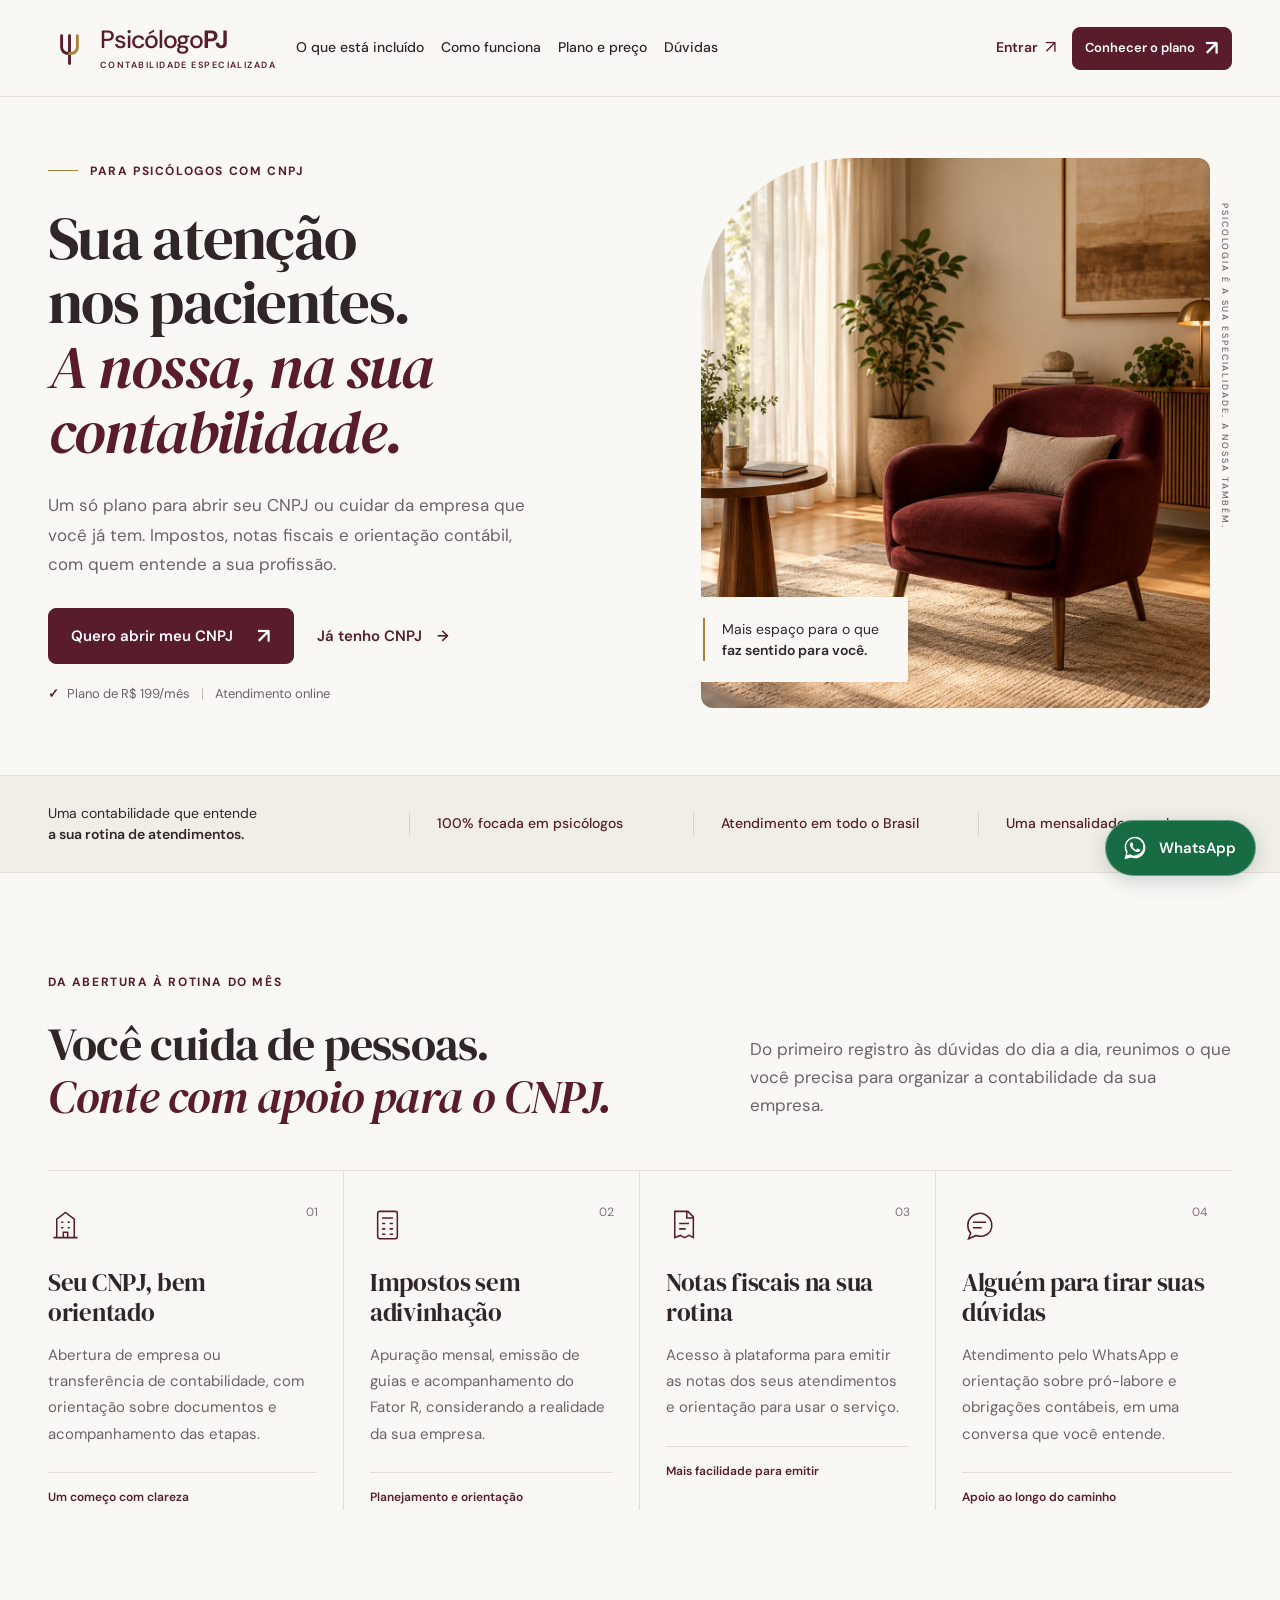
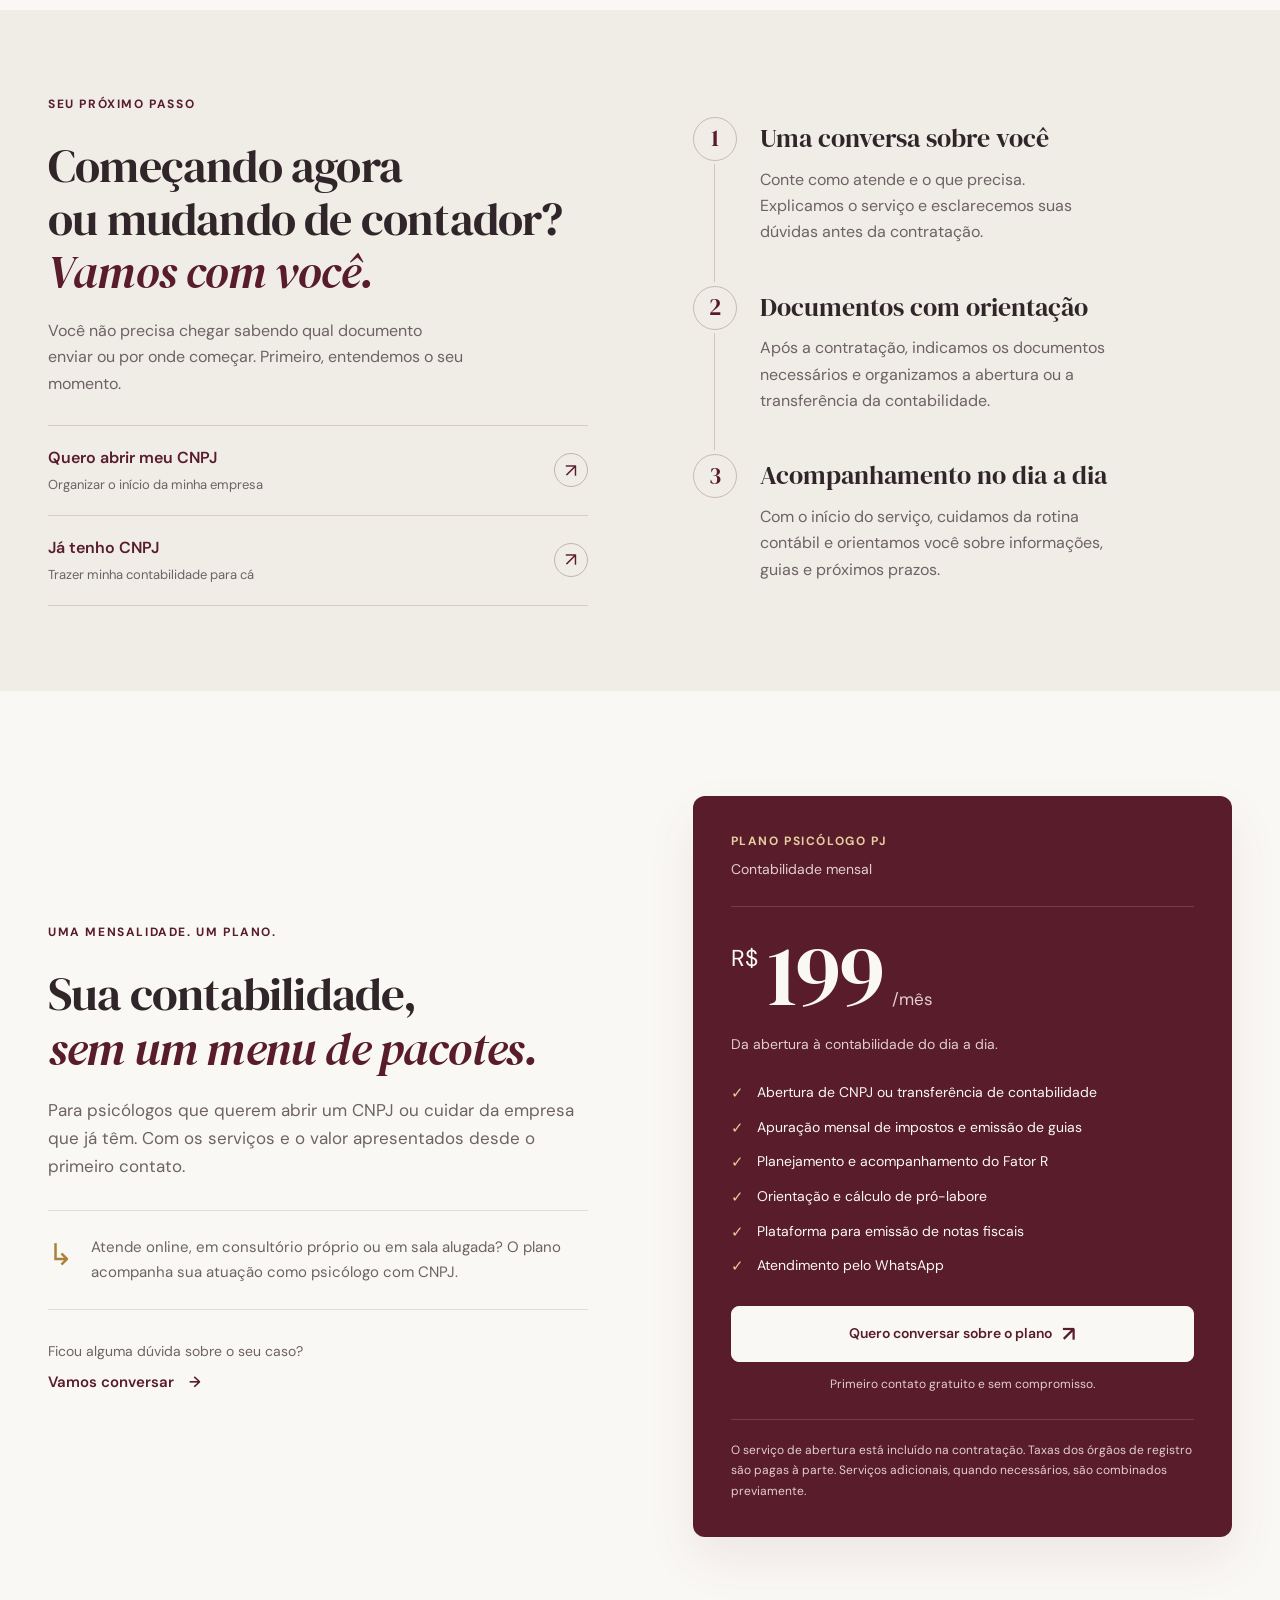
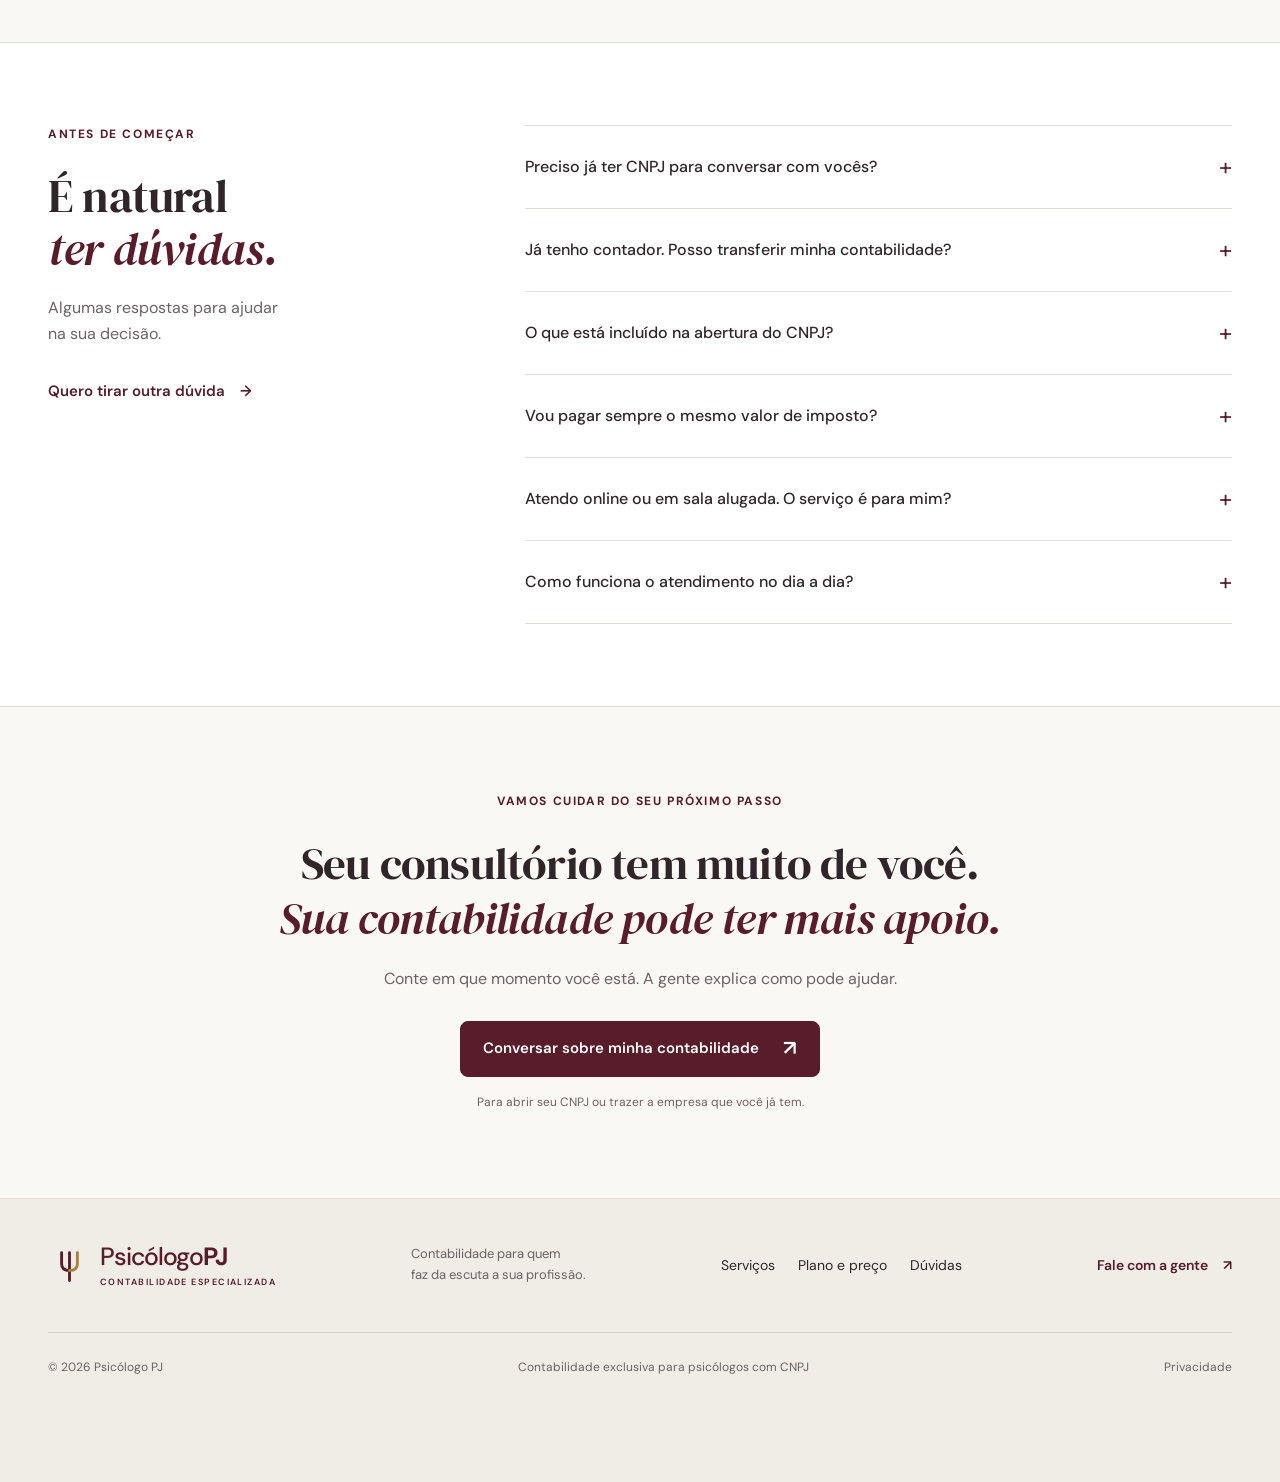
<file: index.html>
<!DOCTYPE html>
<html lang="pt-BR">
<head>
  <meta charset="UTF-8">
  <meta name="viewport" content="width=device-width, initial-scale=1">
  <link rel="canonical" href="https://psicologopj.com.br/">
  <title>Psicólogo PJ — Sua contabilidade, em um só plano</title>
  <meta name="description" content="Contabilidade especializada em psicólogos com CNPJ. Abertura de empresa, impostos, pró-labore e notas fiscais em um plano de R$ 199 por mês.">
  <meta property="og:title" content="Psicólogo PJ — Sua contabilidade, em um só plano">
  <meta property="og:description" content="Para abrir seu CNPJ ou cuidar da empresa que você já tem. Conheça o plano de contabilidade para psicólogos.">
  <meta property="og:locale" content="pt_BR">
  <meta property="og:type" content="website">
  <link rel="icon" href="assets/favicon.svg" type="image/svg+xml">
  <link rel="preconnect" href="https://fonts.googleapis.com">
  <link rel="preconnect" href="https://fonts.gstatic.com" crossorigin>
  <link href="https://fonts.googleapis.com/css2?family=DM+Sans:wght@400;450;500;550;600;650;700&family=DM+Serif+Display:ital@0;1&display=swap" rel="stylesheet">
  <link rel="stylesheet" href="styles.css?v=20260923">
</head>
<body>
  <a class="skip-link" href="#conteudo">Pular para o conteúdo</a>
  <header class="site-header">
    <div class="container nav-bar">
      <a class="brand" href="#inicio" aria-label="Psicólogo PJ, início">
        <svg class="brand-mark" viewBox="0 0 120 120" aria-hidden="true" fill="none" stroke-width="8" stroke-linecap="round" stroke-linejoin="round"><path d="M60 24V102M38 24V56q0 18 22 18" stroke="currentColor"/><path d="M82 24V56q0 18-22 18" stroke="#A88339"/></svg>
        <span>Psicólogo<span class="brand-pj">PJ</span><small>CONTABILIDADE ESPECIALIZADA</small></span>
      </a>
      <nav class="desktop-nav" aria-label="Navegação principal">
        <a href="#incluido">O que está incluído</a>
        <a href="#como-funciona">Como funciona</a>
        <a href="#plano">Plano e preço</a>
        <a href="#duvidas">Dúvidas</a>
      </nav>
      <div class="nav-actions">
        <a class="client-login" href="https://app.psicologopj.com.br/" aria-label="Entrar na área do cliente">Entrar <span class="login-arrow" aria-hidden="true">↗</span></a>
        <a class="button button-small header-cta" href="#plano">Conhecer o plano <span aria-hidden="true">↗</span></a>
      </div>
      <button class="menu-toggle" aria-expanded="false" aria-controls="mobile-nav" aria-label="Abrir menu"><span></span><span></span></button>
    </div>
    <nav id="mobile-nav" class="mobile-nav" aria-label="Navegação móvel" hidden>
      <a href="#incluido">O que está incluído</a><a href="#como-funciona">Como funciona</a><a href="#plano">Plano e preço</a><a href="#duvidas">Dúvidas</a>
    </nav>
  </header>
  <main id="conteudo">
    <section class="hero container" id="inicio" aria-labelledby="hero-title">
      <div class="hero-copy">
        <p class="eyebrow"><span class="eyebrow-line"></span>PARA PSICÓLOGOS COM CNPJ</p>
        <h1 id="hero-title">Sua atenção<br>nos pacientes.<br><em>A nossa, na sua<br> contabilidade.</em></h1>
        <p class="hero-description">Um só plano para abrir seu CNPJ ou cuidar da empresa que você já tem. Impostos, notas fiscais e orientação contábil, com quem entende a sua profissão.</p>
        <div class="hero-actions">
          <button class="button" data-contact="abrir">Quero abrir meu CNPJ <span aria-hidden="true">↗</span></button>
          <button class="text-button" data-contact="migrar">Já tenho CNPJ <span aria-hidden="true">→</span></button>
        </div>
        <p class="hero-footnote"><span class="check" aria-hidden="true">✓</span> Plano de R$ 199/mês <span class="divider" aria-hidden="true"></span> Atendimento online</p>
      </div>
      <figure class="hero-visual">
        <img class="hero-photo" src="assets/consultorio.png" alt="Imagem ilustrativa de um consultório acolhedor, com poltrona vinho e luz natural" width="1122" height="1402" fetchpriority="high">
        <figcaption class="image-caption"><span class="caption-rule"></span><span>Mais espaço para o que<br><strong>faz sentido para você.</strong></span></figcaption>
        <span class="vertical-caption" aria-hidden="true">PSICOLOGIA É A SUA ESPECIALIDADE. A NOSSA TAMBÉM.</span>
      </figure>
    </section>
    <div class="specialty-strip"><div class="container specialty-inner"><p>Uma contabilidade que entende<br><strong>a sua rotina de atendimentos.</strong></p><span>100% focada em psicólogos</span><span>Atendimento em todo o Brasil</span><span>Uma mensalidade, um plano</span></div></div>
    <section class="section container" id="incluido" aria-labelledby="included-title">
      <div class="section-heading">
        <div><p class="eyebrow">DA ABERTURA À ROTINA DO MÊS</p><h2 id="included-title">Você cuida de pessoas.<br><em>Conte com apoio para o CNPJ.</em></h2></div>
        <p class="section-intro">Do primeiro registro às dúvidas do dia a dia, reunimos o que você precisa para organizar a contabilidade da sua empresa.</p>
      </div>
      <div class="services-grid">
        <article class="service"><span class="service-number">01</span><svg class="service-icon" viewBox="0 0 32 32" fill="none" stroke="currentColor" stroke-width="1.4" aria-hidden="true"><path d="M5 28h22M8 28V11l8-6 8 6v17M12 14h2m4 0h2m-8 5h2m4 0h2m-6 9v-5h4v5"/></svg><h3>Seu CNPJ, bem orientado</h3><p>Abertura de empresa ou transferência de contabilidade, com orientação sobre documentos e acompanhamento das etapas.</p><span class="service-detail">Um começo com clareza</span></article>
        <article class="service"><span class="service-number">02</span><svg class="service-icon" viewBox="0 0 32 32" fill="none" stroke="currentColor" stroke-width="1.4" aria-hidden="true"><rect x="7" y="4" width="18" height="25" rx="2"/><path d="M11 10h10M11 15h3m4 0h3m-10 5h3m4 0h3m-10 5h3m4 0h3"/></svg><h3>Impostos sem adivinhação</h3><p>Apuração mensal, emissão de guias e acompanhamento do Fator R, considerando a realidade da sua empresa.</p><span class="service-detail">Planejamento e orientação</span></article>
        <article class="service"><span class="service-number">03</span><svg class="service-icon" viewBox="0 0 32 32" fill="none" stroke="currentColor" stroke-width="1.4" aria-hidden="true"><path d="M8 28V4h12l5 5v19l-4-2-4 2-4-2-5 2ZM19 4v6h6M12 15h9m-9 5h6"/></svg><h3>Notas fiscais na sua rotina</h3><p>Acesso à plataforma para emitir as notas dos seus atendimentos e orientação para usar o serviço.</p><span class="service-detail">Mais facilidade para emitir</span></article>
        <article class="service"><span class="service-number">04</span><svg class="service-icon" viewBox="0 0 32 32" fill="none" stroke="currentColor" stroke-width="1.4" aria-hidden="true"><path d="M26 22a11 11 0 1 0-18 2l-2 5 7-3a11 11 0 0 0 13-4Z"/><path d="M10 14h12m-12 5h8"/></svg><h3>Alguém para tirar suas dúvidas</h3><p>Atendimento pelo WhatsApp e orientação sobre pró-labore e obrigações contábeis, em uma conversa que você entende.</p><span class="service-detail">Apoio ao longo do caminho</span></article>
      </div>
    </section>

    <section class="journey-section" id="como-funciona" aria-labelledby="journey-title">
      <div class="container journey-layout">
        <div class="journey-copy"><p class="eyebrow">SEU PRÓXIMO PASSO</p><h2 id="journey-title">Começando agora<br>ou mudando de contador?<br><em>Vamos com você.</em></h2><p class="section-intro">Você não precisa chegar sabendo qual documento enviar ou por onde começar. Primeiro, entendemos o seu momento.</p><div class="journey-options"><button class="journey-option" data-contact="abrir"><span><strong>Quero abrir meu CNPJ</strong><small>Organizar o início da minha empresa</small></span><span aria-hidden="true">↗</span></button><button class="journey-option" data-contact="migrar"><span><strong>Já tenho CNPJ</strong><small>Trazer minha contabilidade para cá</small></span><span aria-hidden="true">↗</span></button></div></div>
        <ol class="steps"><li><span class="step-index">1</span><div><h3>Uma conversa sobre você</h3><p>Conte como atende e o que precisa. Explicamos o serviço e esclarecemos suas dúvidas antes da contratação.</p></div></li><li><span class="step-index">2</span><div><h3>Documentos com orientação</h3><p>Após a contratação, indicamos os documentos necessários e organizamos a abertura ou a transferência da contabilidade.</p></div></li><li><span class="step-index">3</span><div><h3>Acompanhamento no dia a dia</h3><p>Com o início do serviço, cuidamos da rotina contábil e orientamos você sobre informações, guias e próximos prazos.</p></div></li></ol>
      </div>
    </section>

    <section class="section container plan-section" id="plano" aria-labelledby="plan-title">
      <div class="plan-copy"><p class="eyebrow">UMA MENSALIDADE. UM PLANO.</p><h2 id="plan-title">Sua contabilidade,<br><em>sem um menu de pacotes.</em></h2><p class="section-intro">Para psicólogos que querem abrir um CNPJ ou cuidar da empresa que já têm. Com os serviços e o valor apresentados desde o primeiro contato.</p><div class="plan-note"><span class="note-mark" aria-hidden="true">↳</span><p>Atende online, em consultório próprio ou em sala alugada? O plano acompanha sua atuação como psicólogo com CNPJ.</p></div><p class="plan-contact">Ficou alguma dúvida sobre o seu caso?<br><button class="text-button" data-contact="conversar">Vamos conversar <span aria-hidden="true">→</span></button></p></div>
      <article class="price-card"><div class="price-heading"><span class="eyebrow">PLANO PSICÓLOGO PJ</span><span class="price-label">Contabilidade mensal</span></div><p class="price"><span class="price-currency">R$</span><strong>199</strong><span class="price-period">/mês</span></p><p class="price-summary">Da abertura à contabilidade do dia a dia.</p><ul class="included-list"><li>Abertura de CNPJ ou transferência de contabilidade</li><li>Apuração mensal de impostos e emissão de guias</li><li>Planejamento e acompanhamento do Fator R</li><li>Orientação e cálculo de pró-labore</li><li>Plataforma para emissão de notas fiscais</li><li>Atendimento pelo WhatsApp</li></ul><button class="button button-light" data-contact="conversar">Quero conversar sobre o plano <span aria-hidden="true">↗</span></button><p class="price-reassure">Primeiro contato gratuito e sem compromisso.</p><p class="price-terms">O serviço de abertura está incluído na contratação. Taxas dos órgãos de registro são pagas à parte. Serviços adicionais, quando necessários, são combinados previamente.</p></article>
    </section>

    <section class="faq-section" id="duvidas" aria-labelledby="faq-title"><div class="container faq-layout"><div><p class="eyebrow">ANTES DE COMEÇAR</p><h2 id="faq-title">É natural<br> <em>ter dúvidas.</em></h2><p class="section-intro">Algumas respostas para ajudar<br>na sua decisão.</p><button class="text-button" data-contact="conversar">Quero tirar outra dúvida <span aria-hidden="true">→</span></button></div><div class="faq-list">
      <details><summary>Preciso já ter CNPJ para conversar com vocês?<span aria-hidden="true">+</span></summary><p>Não. Atendemos psicólogos que já têm empresa e quem quer abrir um CNPJ. Na primeira conversa, explicamos as etapas de abertura e o que será necessário para começar. Nosso serviço contábil é voltado a pessoas jurídicas.</p></details>
      <details><summary>Já tenho contador. Posso transferir minha contabilidade?<span aria-hidden="true">+</span></summary><p>Sim. Primeiro, entendemos a situação da sua empresa. Após a contratação, orientamos a troca, organizamos os documentos necessários e combinamos a data de início do nosso atendimento.</p></details>
      <details><summary>O que está incluído na abertura do CNPJ?<span aria-hidden="true">+</span></summary><p>O serviço contábil de abertura está incluído na contratação do plano. Você recebe orientação sobre os documentos e acompanhamento do processo. Taxas de órgãos de registro são cobradas à parte e os custos aplicáveis ao seu caso são informados antes de prosseguir.</p></details>
      <details><summary>Vou pagar sempre o mesmo valor de imposto?<span aria-hidden="true">+</span></summary><p>A mensalidade contábil e os impostos são valores diferentes. O valor dos tributos depende da situação e do enquadramento da empresa. Nossa equipe acompanha o cálculo e explica as guias de cada período.</p></details>
      <details><summary>Atendo online ou em sala alugada. O serviço é para mim?<span aria-hidden="true">+</span></summary><p>Sim, o atendimento contábil é online e voltado a psicólogos com CNPJ em todo o Brasil. Na abertura da empresa, verificamos as condições do endereço e as exigências aplicáveis ao seu caso.</p></details>
      <details><summary>Como funciona o atendimento no dia a dia?<span aria-hidden="true">+</span></summary><p>Você pode tirar dúvidas pelo WhatsApp e usar a plataforma para emitir notas fiscais. No início do serviço, explicamos quais informações você precisa enviar e como acompanhar as etapas da sua rotina contábil.</p></details>
    </div></div></section>

    <section class="closing container"><p class="eyebrow">VAMOS CUIDAR DO SEU PRÓXIMO PASSO</p><h2>Seu consultório tem muito de você.<br> <em>Sua contabilidade pode ter mais apoio.</em></h2><p>Conte em que momento você está. A gente explica como pode ajudar.</p><button class="button" data-contact="conversar">Conversar sobre minha contabilidade <span aria-hidden="true">↗</span></button><span class="closing-note">Para abrir seu CNPJ ou trazer a empresa que você já tem.</span></section>
  </main>
  <footer class="site-footer"><div class="container footer-main"><a class="brand" href="#inicio" aria-label="Psicólogo PJ, voltar ao início"><svg class="brand-mark" viewBox="0 0 120 120" aria-hidden="true" fill="none" stroke-width="8" stroke-linecap="round" stroke-linejoin="round"><path d="M60 24V102M38 24V56q0 18 22 18" stroke="currentColor"/><path d="M82 24V56q0 18-22 18" stroke="#A88339"/></svg><span>Psicólogo<span class="brand-pj">PJ</span><small>CONTABILIDADE ESPECIALIZADA</small></span></a><p>Contabilidade para quem<br>faz da escuta a sua profissão.</p><nav aria-label="Navegação do rodapé"><a href="#incluido">Serviços</a><a href="#plano">Plano e preço</a><a href="#duvidas">Dúvidas</a></nav><button class="text-button" data-contact="conversar">Fale com a gente <span aria-hidden="true">↗</span></button></div><div class="container footer-bottom"><span>© 2026 Psicólogo PJ</span><span>Contabilidade exclusiva para psicólogos com CNPJ</span><a href="politica-privacidade.html">Privacidade</a></div></footer>

  <a class="whatsapp-float" id="whatsapp-access" href="https://wa.me/5511976427721" target="_blank" rel="noopener noreferrer" aria-label="Falar pelo WhatsApp (abre em nova aba)">
    <svg viewBox="0 0 32 32" fill="currentColor" aria-hidden="true"><path d="M16.04 4C9.93 4 4.98 8.95 4.98 15.06c0 2.13.6 4.13 1.64 5.84L4.8 28l7.27-1.8a11.02 11.02 0 0 0 3.97.74h.01c6.11 0 11.06-4.95 11.06-11.06C27.12 8.95 22.16 4 16.04 4zm0 20.2h-.01a9.1 9.1 0 0 1-4.63-1.27l-.33-.2-3.86.95.98-3.77-.22-.35a9.08 9.08 0 0 1-1.4-4.85c0-5.02 4.09-9.1 9.11-9.1 2.43 0 4.72.95 6.44 2.67a9.04 9.04 0 0 1 2.67 6.44c0 5.02-4.09 9.11-9.1 9.11zm5.01-6.82c-.27-.14-1.62-.8-1.87-.89-.25-.09-.43-.14-.62.14-.18.27-.71.89-.87 1.07-.16.18-.32.2-.59.07-.27-.14-1.16-.43-2.2-1.36-.81-.72-1.36-1.62-1.52-1.89-.16-.27-.02-.42.12-.55.12-.12.27-.32.41-.48.14-.16.18-.27.27-.46.09-.18.05-.34-.02-.48-.07-.14-.62-1.49-.85-2.04-.22-.53-.45-.46-.62-.47-.16-.01-.34-.01-.53-.01-.18 0-.48.07-.73.34-.25.27-.96.94-.96 2.29 0 1.35.98 2.65 1.12 2.84.14.18 1.93 2.95 4.68 4.14.65.28 1.16.45 1.56.58.66.21 1.25.18 1.72.11.52-.08 1.62-.66 1.85-1.3.23-.64.23-1.18.16-1.3-.07-.12-.25-.18-.52-.32z"/></svg>
    <span>WhatsApp</span>
  </a>

  <dialog id="contact-dialog" class="contact-dialog" aria-labelledby="contact-title" aria-describedby="contact-description">
    <button class="dialog-close" type="button" aria-label="Fechar formulário">×</button>
    <div id="contact-form-view"><p class="eyebrow">VAMOS CONVERSAR</p><h2 id="contact-title">Qual é o seu<br><em>próximo passo?</em></h2><p id="contact-description">Conte seu momento para receber orientação sobre o plano.</p>
      <form id="contact-form" method="post" action="https://api.psicologopj.com.br/api/leads/" novalidate>
        <fieldset class="intent-options"><legend>Como podemos ajudar?</legend><label><input type="radio" name="objetivo" value="abrir" required><span>Quero abrir meu CNPJ</span></label><label><input type="radio" name="objetivo" value="migrar"><span>Já tenho CNPJ</span></label><label><input type="radio" name="objetivo" value="conversar"><span>Quero tirar uma dúvida</span></label></fieldset>
        <div class="form-field"><label for="contact-name">Seu nome <span aria-hidden="true">*</span></label><input id="contact-name" name="nome" autocomplete="name" placeholder="Ex.: Ana Silva" required maxlength="100" aria-describedby="name-error"><span class="field-error" id="name-error" hidden>Informe seu nome para continuar.</span></div>
        <div class="form-field"><label for="contact-email">E-mail <span aria-hidden="true">*</span></label><input id="contact-email" name="email" type="email" autocomplete="email" placeholder="voce@exemplo.com.br" required maxlength="254" aria-describedby="email-error"><span class="field-error" id="email-error" hidden>Informe um e-mail válido.</span></div>
        <div class="form-field"><label for="contact-phone">WhatsApp com DDD <span aria-hidden="true">*</span></label><input id="contact-phone" name="telefone" type="tel" inputmode="tel" autocomplete="tel-national" placeholder="Ex.: (11) 91234-5678" required maxlength="16" aria-describedby="phone-error"><span class="field-error" id="phone-error" hidden>Informe o telefone com DDD e 10 ou 11 dígitos.</span></div>
        <div class="form-field"><label for="contact-message">Sua dúvida <span class="optional">(opcional)</span></label><textarea id="contact-message" name="mensagem" rows="2" maxlength="1000" placeholder="O que você gostaria de entender melhor?"></textarea></div>
        <div class="contact-honeypot" aria-hidden="true"><label for="contact-website">Seu site</label><input id="contact-website" name="website" type="text" tabindex="-1" autocomplete="off"></div>
        <label class="privacy-consent"><input id="contact-consent" type="checkbox" name="aceite_lgpd" required aria-describedby="consent-error"><span>Concordo em receber contato sobre minha solicitação e com o uso dos dados conforme a <a href="politica-privacidade.html" target="_blank" rel="noopener">Política de Privacidade</a>.</span></label><span class="field-error" id="consent-error" hidden>Confirme o aceite para enviar a solicitação.</span>
        <p class="form-error" id="form-error" role="alert" hidden></p><button class="button form-submit" type="submit">Enviar solicitação <span aria-hidden="true">↗</span></button><p class="form-note">Contato gratuito e sem compromisso. Enviar este formulário não contrata serviços.</p>
      </form>
    </div>
    <div id="contact-success" class="contact-success" hidden tabindex="-1"><span class="success-check" aria-hidden="true">✓</span><p class="eyebrow">SOLICITAÇÃO RECEBIDA</p><h2>Próximo passo:<br><em>uma boa conversa.</em></h2><p>Recebemos seu pedido. Nossa equipe entrará em contato para conversar sobre <strong id="success-intent"></strong>.</p><p><a class="text-button" href="https://wa.me/5511976427721" target="_blank" rel="noopener noreferrer">Prefere conversar agora? Ir para o WhatsApp ↗</a></p><button class="button" type="button" id="finish-contact">Voltar ao site</button></div>
  </dialog>
  <script src="app.js?v=20260923" defer></script>
</body>
</html>
</file>
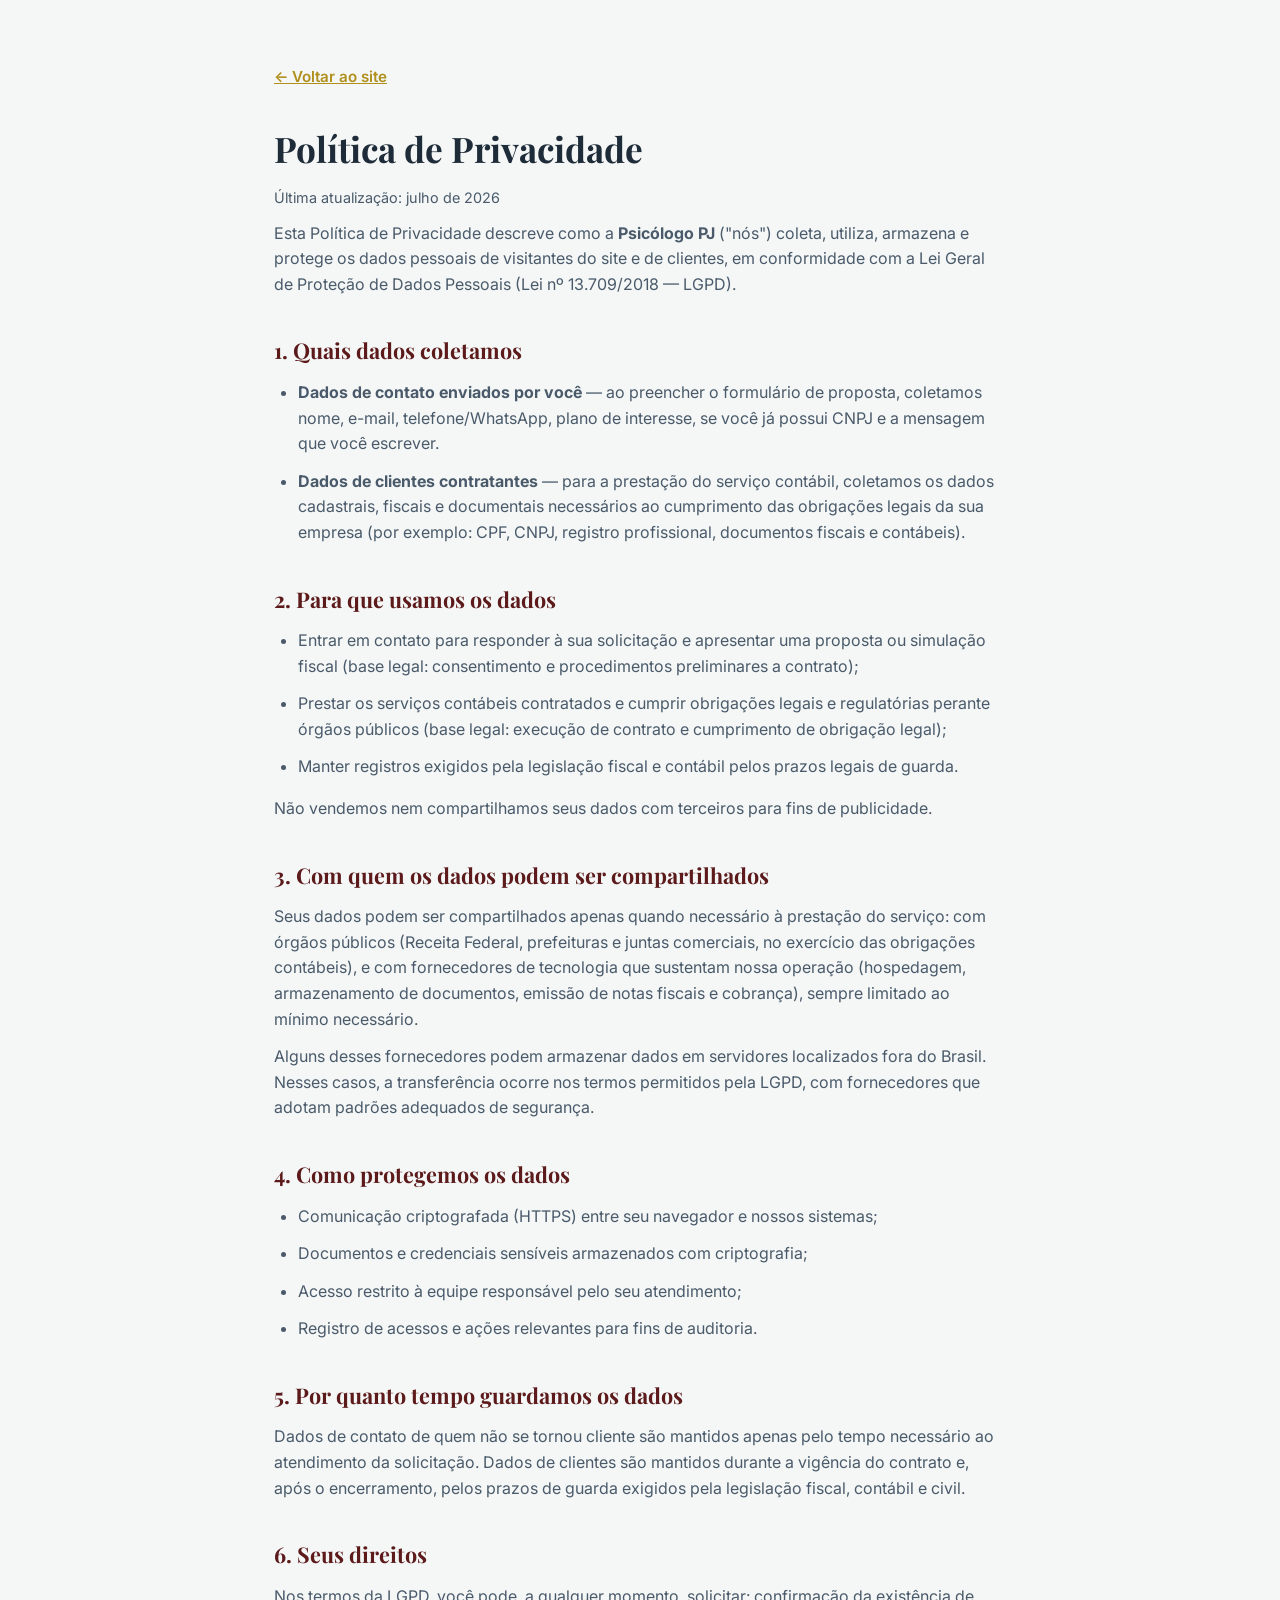
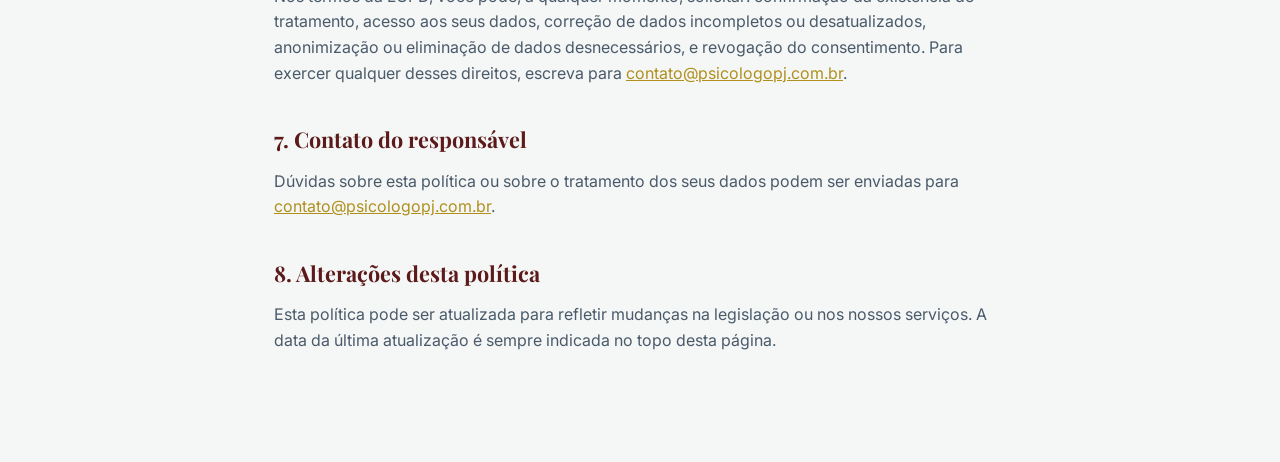
<file: politica-privacidade.html>
<!DOCTYPE html>
<html lang="pt-BR">
<head>
  <meta charset="UTF-8" />
  <meta name="viewport" content="width=device-width, initial-scale=1.0" />
  <title>Política de Privacidade — Psicólogo PJ</title>
  <meta name="description" content="Política de Privacidade da Psicólogo PJ: como coletamos, usamos e protegemos seus dados pessoais, em conformidade com a LGPD." />
  <meta name="robots" content="noindex" />
  <link rel="icon" type="image/svg+xml" href="data:image/svg+xml,%3Csvg xmlns='http://www.w3.org/2000/svg' viewBox='0 0 120 120'%3E%3Crect width='120' height='120' rx='26' fill='%23F2EAD7'/%3E%3Cg fill='none' stroke-width='9' stroke-linecap='round' stroke-linejoin='round'%3E%3Cpath d='M60 26V100' stroke='%23B08F1C'/%3E%3Cpath d='M40 26V56' stroke='%23B08F1C'/%3E%3Cpath d='M40 56q0 17 20 17' stroke='%23B08F1C'/%3E%3Cpath d='M80 26V56' stroke='%235C1A1B'/%3E%3Cpath d='M80 56q0 17-20 17' stroke='%235C1A1B'/%3E%3C/g%3E%3C/svg%3E" />
  <link rel="preconnect" href="https://fonts.googleapis.com" />
  <link rel="preconnect" href="https://fonts.gstatic.com" crossorigin />
  <link href="https://fonts.googleapis.com/css2?family=Playfair+Display:ital,wght@0,400;0,500;0,600;1,500&family=Inter:wght@400;500;600;700&display=swap" rel="stylesheet" />
  <link rel="stylesheet" href="style.css" />
  <style>
    .legal-page {
      max-width: 780px;
      margin: 0 auto;
      padding: 64px 24px 96px;
    }
    .legal-page h1 {
      font-family: var(--font-serif);
      font-size: 2.2rem;
      color: var(--petroleo-dark);
      margin-bottom: 8px;
    }
    .legal-updated {
      color: var(--text-muted);
      font-size: 0.9rem;
      margin-bottom: 40px;
    }
    .legal-page h2 {
      font-family: var(--font-serif);
      font-size: 1.35rem;
      color: var(--vinho);
      margin: 36px 0 12px;
    }
    .legal-page p, .legal-page li {
      color: var(--text-secondary);
      margin-bottom: 12px;
    }
    .legal-page ul {
      list-style: disc;
      padding-left: 24px;
      margin-bottom: 16px;
    }
    .legal-page a {
      color: var(--ouro-dark);
      text-decoration: underline;
    }
    .legal-back {
      display: inline-block;
      margin-bottom: 32px;
      color: var(--petroleo);
      font-weight: 600;
      font-size: 0.95rem;
    }
    .legal-back:hover { color: var(--ouro-dark); }
  </style>
</head>
<body>

  <main class="legal-page">
    <a href="index.html" class="legal-back">&larr; Voltar ao site</a>

    <h1>Política de Privacidade</h1>
    <p class="legal-updated">Última atualização: julho de 2026</p>

    <p>Esta Política de Privacidade descreve como a <strong>Psicólogo PJ</strong> ("nós") coleta, utiliza, armazena e protege os dados pessoais de visitantes do site e de clientes, em conformidade com a Lei Geral de Proteção de Dados Pessoais (Lei nº 13.709/2018 — LGPD).</p>

    <h2>1. Quais dados coletamos</h2>
    <ul>
      <li><strong>Dados de contato enviados por você</strong> — ao preencher o formulário de proposta, coletamos nome, e-mail, telefone/WhatsApp, plano de interesse, se você já possui CNPJ e a mensagem que você escrever.</li>
      <li><strong>Dados de clientes contratantes</strong> — para a prestação do serviço contábil, coletamos os dados cadastrais, fiscais e documentais necessários ao cumprimento das obrigações legais da sua empresa (por exemplo: CPF, CNPJ, registro profissional, documentos fiscais e contábeis).</li>
    </ul>

    <h2>2. Para que usamos os dados</h2>
    <ul>
      <li>Entrar em contato para responder à sua solicitação e apresentar uma proposta ou simulação fiscal (base legal: consentimento e procedimentos preliminares a contrato);</li>
      <li>Prestar os serviços contábeis contratados e cumprir obrigações legais e regulatórias perante órgãos públicos (base legal: execução de contrato e cumprimento de obrigação legal);</li>
      <li>Manter registros exigidos pela legislação fiscal e contábil pelos prazos legais de guarda.</li>
    </ul>
    <p>Não vendemos nem compartilhamos seus dados com terceiros para fins de publicidade.</p>

    <h2>3. Com quem os dados podem ser compartilhados</h2>
    <p>Seus dados podem ser compartilhados apenas quando necessário à prestação do serviço: com órgãos públicos (Receita Federal, prefeituras e juntas comerciais, no exercício das obrigações contábeis), e com fornecedores de tecnologia que sustentam nossa operação (hospedagem, armazenamento de documentos, emissão de notas fiscais e cobrança), sempre limitado ao mínimo necessário.</p>
    <p>Alguns desses fornecedores podem armazenar dados em servidores localizados fora do Brasil. Nesses casos, a transferência ocorre nos termos permitidos pela LGPD, com fornecedores que adotam padrões adequados de segurança.</p>

    <h2>4. Como protegemos os dados</h2>
    <ul>
      <li>Comunicação criptografada (HTTPS) entre seu navegador e nossos sistemas;</li>
      <li>Documentos e credenciais sensíveis armazenados com criptografia;</li>
      <li>Acesso restrito à equipe responsável pelo seu atendimento;</li>
      <li>Registro de acessos e ações relevantes para fins de auditoria.</li>
    </ul>

    <h2>5. Por quanto tempo guardamos os dados</h2>
    <p>Dados de contato de quem não se tornou cliente são mantidos apenas pelo tempo necessário ao atendimento da solicitação. Dados de clientes são mantidos durante a vigência do contrato e, após o encerramento, pelos prazos de guarda exigidos pela legislação fiscal, contábil e civil.</p>

    <h2>6. Seus direitos</h2>
    <p>Nos termos da LGPD, você pode, a qualquer momento, solicitar: confirmação da existência de tratamento, acesso aos seus dados, correção de dados incompletos ou desatualizados, anonimização ou eliminação de dados desnecessários, e revogação do consentimento. Para exercer qualquer desses direitos, escreva para <a href="mailto:contato@psicologopj.com.br">contato@psicologopj.com.br</a>.</p>

    <h2>7. Contato do responsável</h2>
    <p>Dúvidas sobre esta política ou sobre o tratamento dos seus dados podem ser enviadas para <a href="mailto:contato@psicologopj.com.br">contato@psicologopj.com.br</a>.</p>
    <!-- TODO: quando o CNPJ for aberto, incluir aqui razão social, CNPJ e o
         encarregado de dados (DPO), se aplicável -->

    <h2>8. Alterações desta política</h2>
    <p>Esta política pode ser atualizada para refletir mudanças na legislação ou nos nossos serviços. A data da última atualização é sempre indicada no topo desta página.</p>
  </main>

</body>
</html>
</file>
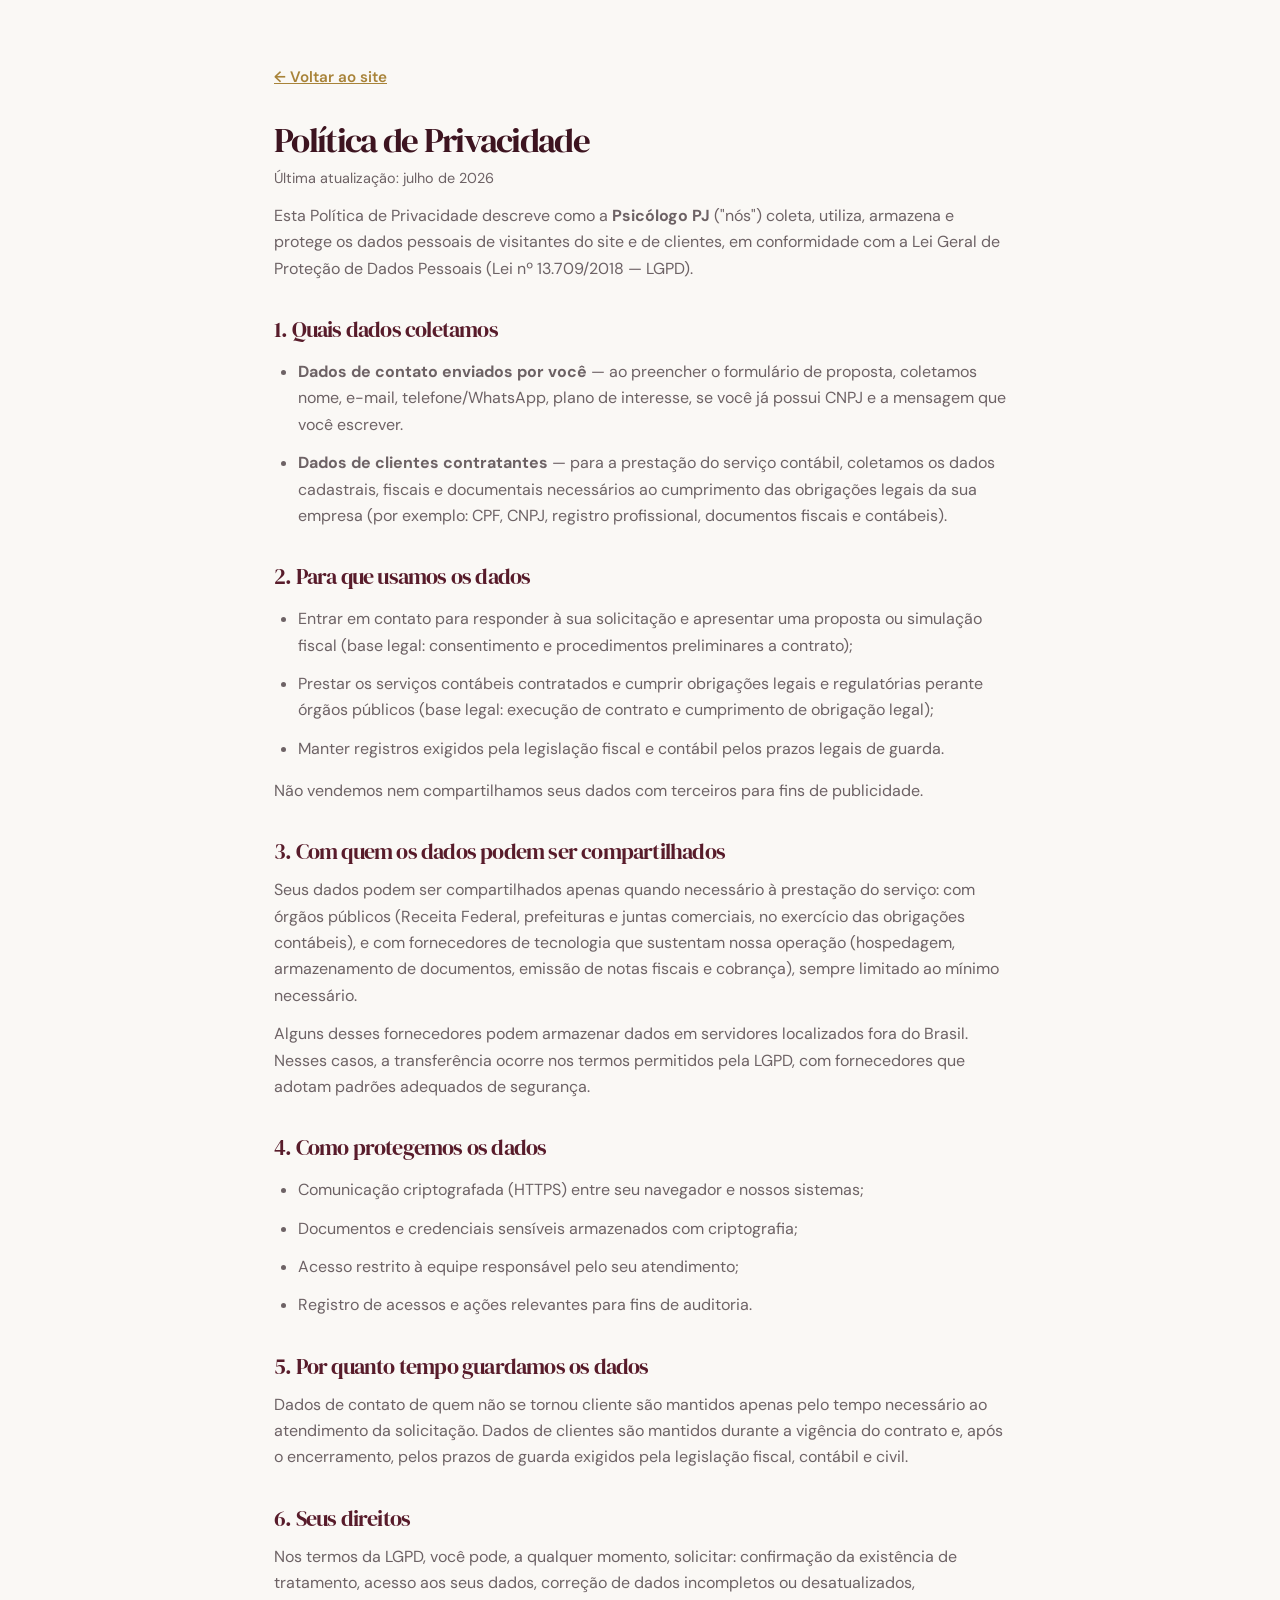
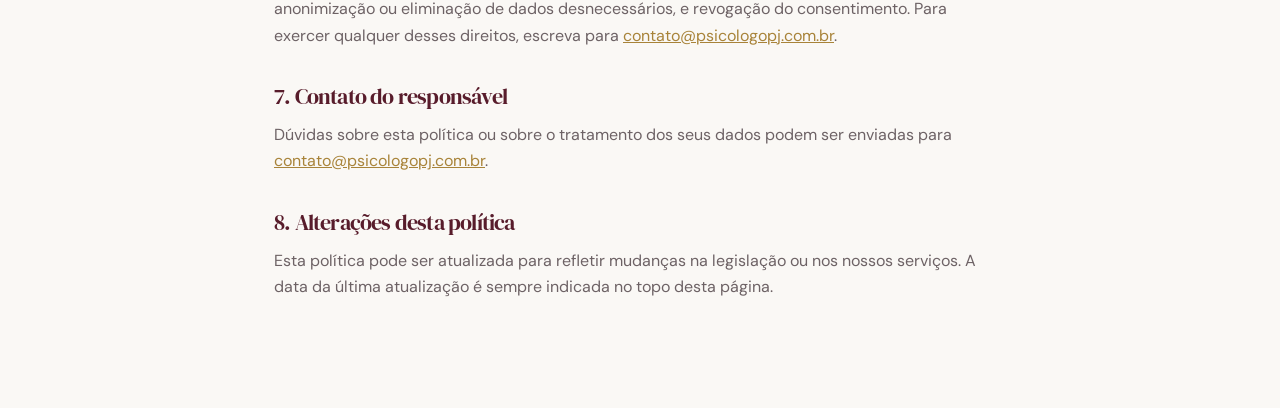
<file: privacidade.html>
<!DOCTYPE html>
<html lang="pt-BR">
<head>
  <meta charset="UTF-8" />
  <meta name="viewport" content="width=device-width, initial-scale=1.0" />
  <title>Política de Privacidade — Psicólogo PJ</title>
  <meta name="description" content="Política de Privacidade da Psicólogo PJ: como coletamos, usamos e protegemos seus dados pessoais, em conformidade com a LGPD." />
  <meta name="robots" content="noindex" />
  <link rel="icon" type="image/svg+xml" href="assets/favicon.svg" />
  <link rel="preconnect" href="https://fonts.googleapis.com" />
  <link rel="preconnect" href="https://fonts.gstatic.com" crossorigin />
  <link href="https://fonts.googleapis.com/css2?family=DM+Sans:wght@400;500;600;700&amp;family=DM+Serif+Display:ital@0;1&amp;display=swap" rel="stylesheet" />
  <link rel="stylesheet" href="styles.css?v=20260923" />
  <style>
    .legal-page {
      max-width: 780px;
      margin: 0 auto;
      padding: 64px 24px 96px;
    }
    .legal-page h1 {
      font-family: var(--font-serif);
      font-size: 2.2rem;
      color: var(--petroleo-dark);
      margin-bottom: 8px;
    }
    .legal-updated {
      color: var(--text-muted);
      font-size: 0.9rem;
      margin-bottom: 40px;
    }
    .legal-page h2 {
      font-family: var(--font-serif);
      font-size: 1.35rem;
      color: var(--vinho);
      margin: 36px 0 12px;
    }
    .legal-page p, .legal-page li {
      color: var(--text-secondary);
      margin-bottom: 12px;
    }
    .legal-page ul {
      list-style: disc;
      padding-left: 24px;
      margin-bottom: 16px;
    }
    .legal-page a {
      color: var(--ouro-dark);
      text-decoration: underline;
    }
    .legal-back {
      display: inline-block;
      margin-bottom: 32px;
      color: var(--petroleo);
      font-weight: 600;
      font-size: 0.95rem;
    }
    .legal-back:hover { color: var(--ouro-dark); }
  </style>
</head>
<body>

  <main class="legal-page">
    <a href="index.html" class="legal-back">&larr; Voltar ao site</a>

    <h1>Política de Privacidade</h1>
    <p class="legal-updated">Última atualização: julho de 2026</p>

    <p>Esta Política de Privacidade descreve como a <strong>Psicólogo PJ</strong> ("nós") coleta, utiliza, armazena e protege os dados pessoais de visitantes do site e de clientes, em conformidade com a Lei Geral de Proteção de Dados Pessoais (Lei nº 13.709/2018 — LGPD).</p>

    <h2>1. Quais dados coletamos</h2>
    <ul>
      <li><strong>Dados de contato enviados por você</strong> — ao preencher o formulário de proposta, coletamos nome, e-mail, telefone/WhatsApp, plano de interesse, se você já possui CNPJ e a mensagem que você escrever.</li>
      <li><strong>Dados de clientes contratantes</strong> — para a prestação do serviço contábil, coletamos os dados cadastrais, fiscais e documentais necessários ao cumprimento das obrigações legais da sua empresa (por exemplo: CPF, CNPJ, registro profissional, documentos fiscais e contábeis).</li>
    </ul>

    <h2>2. Para que usamos os dados</h2>
    <ul>
      <li>Entrar em contato para responder à sua solicitação e apresentar uma proposta ou simulação fiscal (base legal: consentimento e procedimentos preliminares a contrato);</li>
      <li>Prestar os serviços contábeis contratados e cumprir obrigações legais e regulatórias perante órgãos públicos (base legal: execução de contrato e cumprimento de obrigação legal);</li>
      <li>Manter registros exigidos pela legislação fiscal e contábil pelos prazos legais de guarda.</li>
    </ul>
    <p>Não vendemos nem compartilhamos seus dados com terceiros para fins de publicidade.</p>

    <h2>3. Com quem os dados podem ser compartilhados</h2>
    <p>Seus dados podem ser compartilhados apenas quando necessário à prestação do serviço: com órgãos públicos (Receita Federal, prefeituras e juntas comerciais, no exercício das obrigações contábeis), e com fornecedores de tecnologia que sustentam nossa operação (hospedagem, armazenamento de documentos, emissão de notas fiscais e cobrança), sempre limitado ao mínimo necessário.</p>
    <p>Alguns desses fornecedores podem armazenar dados em servidores localizados fora do Brasil. Nesses casos, a transferência ocorre nos termos permitidos pela LGPD, com fornecedores que adotam padrões adequados de segurança.</p>

    <h2>4. Como protegemos os dados</h2>
    <ul>
      <li>Comunicação criptografada (HTTPS) entre seu navegador e nossos sistemas;</li>
      <li>Documentos e credenciais sensíveis armazenados com criptografia;</li>
      <li>Acesso restrito à equipe responsável pelo seu atendimento;</li>
      <li>Registro de acessos e ações relevantes para fins de auditoria.</li>
    </ul>

    <h2>5. Por quanto tempo guardamos os dados</h2>
    <p>Dados de contato de quem não se tornou cliente são mantidos apenas pelo tempo necessário ao atendimento da solicitação. Dados de clientes são mantidos durante a vigência do contrato e, após o encerramento, pelos prazos de guarda exigidos pela legislação fiscal, contábil e civil.</p>

    <h2>6. Seus direitos</h2>
    <p>Nos termos da LGPD, você pode, a qualquer momento, solicitar: confirmação da existência de tratamento, acesso aos seus dados, correção de dados incompletos ou desatualizados, anonimização ou eliminação de dados desnecessários, e revogação do consentimento. Para exercer qualquer desses direitos, escreva para <a href="mailto:contato@psicologopj.com.br">contato@psicologopj.com.br</a>.</p>

    <h2>7. Contato do responsável</h2>
    <p>Dúvidas sobre esta política ou sobre o tratamento dos seus dados podem ser enviadas para <a href="mailto:contato@psicologopj.com.br">contato@psicologopj.com.br</a>.</p>
    <!-- TODO: quando o CNPJ for aberto, incluir aqui razão social, CNPJ e o
         encarregado de dados (DPO), se aplicável -->

    <h2>8. Alterações desta política</h2>
    <p>Esta política pode ser atualizada para refletir mudanças na legislação ou nos nossos serviços. A data da última atualização é sempre indicada no topo desta página.</p>
  </main>

</body>
</html>
</file>
<file: styles.css>
:root{--wine:#581c2b;--wine-dark:#3d1420;--wine-soft:#f2e9eb;--paper:#faf8f5;--white:#fff;--ink:#30262a;--muted:#6d6265;--line:#e4ddd7;--gold:#a88339;--serif:'DM Serif Display',Georgia,serif;--sans:'DM Sans',Arial,sans-serif;--radius:8px}
*{box-sizing:border-box}html{scroll-behavior:smooth;scroll-padding-top:105px}body{margin:0;background:var(--paper);color:var(--ink);font:400 16px/1.65 var(--sans);-webkit-font-smoothing:antialiased}body.modal-open{overflow:hidden}button,input,select,textarea{font:inherit}button,a,input,select,textarea{-webkit-tap-highlight-color:transparent}button{cursor:pointer}a{color:inherit;text-decoration:none}button{color:inherit}img,svg{display:block;max-width:100%}button:focus-visible,a:focus-visible,input:focus-visible,select:focus-visible,textarea:focus-visible,summary:focus-visible{outline:3px solid var(--gold);outline-offset:5px}::selection{color:white;background:var(--wine)}[hidden]{display:none!important}.container{width:min(1200px,calc(100% - 96px));margin-inline:auto}.skip-link{position:fixed;top:-80px;left:20px;padding:12px 20px;background:white;z-index:100}.skip-link:focus{top:12px}.site-header{background:rgba(250,248,245,.97);border-bottom:1px solid var(--line);position:sticky;top:0;z-index:20}.nav-bar{min-height:96px;display:flex;align-items:center;justify-content:space-between;gap:30px}.brand{display:inline-flex;align-items:center;gap:9px;flex-shrink:0;color:var(--wine);font-size:25px;font-weight:500;letter-spacing:-1px;line-height:1.2}.brand-mark{width:43px;height:47px}.brand-pj{font-weight:700}.brand small{font-family:var(--sans);display:block;font-size:9px;letter-spacing:1.45px;font-weight:600;margin-top:5px}.desktop-nav{display:flex;gap:26px;align-items:center;font-size:14px;font-weight:500}.desktop-nav a:hover,.mobile-nav a:hover{color:var(--wine);text-decoration:underline;text-underline-offset:6px}.button{display:inline-flex;align-items:center;justify-content:center;gap:24px;min-height:56px;border:1px solid var(--wine);border-radius:var(--radius);background:var(--wine);color:#fff;padding:15px 22px;font-weight:600;font-size:15px;line-height:1.4;transition:background .18s,transform .18s}.button:hover{background:var(--wine-dark);transform:translateY(-2px)}.button span{font-size:21px;line-height:1}.button-small{min-height:43px;padding:10px 16px;font-size:14px;gap:14px}.text-button{display:inline-flex;align-items:center;gap:15px;border:0;background:transparent;font-weight:600;font-size:15px;padding:15px 0;color:var(--wine);text-align:left}.text-button:hover{text-decoration:underline;text-underline-offset:5px}.menu-toggle{display:none;width:44px;height:44px;border:1px solid var(--line);background:transparent;border-radius:6px;padding:11px}.menu-toggle span{display:block;height:2px;background:var(--wine);margin:5px 0}.mobile-nav{padding:12px 24px 24px;border-top:1px solid var(--line)}.mobile-nav a{display:block;padding:12px 0}.hero{display:grid;grid-template-columns:1.12fr 1fr;gap:58px;align-items:center;padding-block:61px 67px}.eyebrow{font-size:12px;line-height:1.5;font-weight:700;letter-spacing:1.6px;color:var(--wine);display:flex;align-items:center;gap:12px;margin:0 0 26px}.eyebrow-line{height:1px;width:30px;background:var(--gold)}h1,h2,h3,p,figure{margin-top:0}h1,h2,h3{font-family:var(--serif);font-weight:400}h1{font-size:clamp(44px,4.8vw,66px);line-height:1.055;letter-spacing:-1.7px;margin-bottom:26px}h1 em,h2 em{font-weight:400;color:var(--wine)}.hero-description{max-width:480px;color:var(--muted);font-size:17px;line-height:1.75;margin-bottom:28px}.hero-actions{display:flex;flex-wrap:wrap;align-items:center;gap:23px}.hero-footnote{display:flex;align-items:center;flex-wrap:wrap;gap:8px;font-size:13px;color:var(--muted);margin:19px 0 0}.check{color:var(--wine);font-weight:700}.divider{height:12px;width:1px;background:#c8bdb7;margin-inline:4px}.hero-visual{margin:0;position:relative;align-self:stretch;min-height:550px;padding-right:22px}.hero-photo{width:100%;height:100%;position:absolute;inset:0;width:calc(100% - 22px);object-fit:cover;object-position:center;border-radius:150px 12px 12px 12px;background:#eee6d9}.image-caption{position:absolute;bottom:26px;left:-27px;background:var(--paper);padding:21px 29px;display:flex;align-items:center;gap:17px;font-size:14px;line-height:1.5;border-radius:3px;box-shadow:0 6px 22px #30262a06}.image-caption strong{font-weight:600}.caption-rule{height:43px;width:2px;background:var(--gold)}.vertical-caption{position:absolute;right:0;top:45px;writing-mode:vertical-rl;font-size:9px;letter-spacing:1.9px;color:var(--muted);font-weight:500}.specialty-strip{border-block:1px solid var(--line);background:#f1eee8}.specialty-inner{padding-block:27px;display:grid;grid-template-columns:1.3fr 1fr 1fr 1fr;align-items:center;gap:30px}.specialty-inner p{font-size:14px;line-height:1.5;margin:0}.specialty-inner strong{font-weight:600}.specialty-inner>span{font-size:14px;padding-left:27px;border-left:1px solid #d8d0c6;color:var(--wine);font-weight:500}.section{padding-block:100px}h2{font-size:clamp(35px,3.6vw,48px);line-height:1.15;letter-spacing:-.8px;margin-bottom:20px}.section-intro{font-size:17px;color:var(--muted);max-width:570px}.preview-price{font-size:20px;color:var(--wine)}.preview-price strong{font-size:65px;font-family:var(--serif);font-weight:400}.site-footer{border-top:1px solid var(--line)}.footer-bottom{display:flex;justify-content:space-between;gap:20px;padding-block:25px;font-size:13px;color:var(--muted)}
.section-heading{display:grid;grid-template-columns:1.3fr 1fr;gap:75px;align-items:end;margin-bottom:47px}.section-heading h2{margin-bottom:0}.section-heading .section-intro{margin:0 0 4px}.services-grid{display:grid;grid-template-columns:repeat(4,1fr);border-top:1px solid var(--line)}.service{position:relative;padding:36px 26px 2px;border-right:1px solid var(--line)}.service:first-child{padding-left:0}.service:last-child{border-right:0;padding-right:0}.service-number{position:absolute;right:25px;top:32px;font-size:12px;color:#817077}.service-icon{width:35px;height:35px;color:var(--wine);margin-bottom:25px}.service h3{font-size:25px;line-height:1.2;letter-spacing:-.3px;margin-bottom:15px}.service p{font-size:15px;color:var(--muted);line-height:1.75;margin-bottom:25px}.service-detail{font-size:12px;color:var(--wine);font-weight:600;display:block;padding-top:15px;border-top:1px solid var(--line)}.journey-section{padding-block:85px;background:#f0ece6}.journey-layout{display:grid;grid-template-columns:1fr 1fr;gap:105px;align-items:center}.journey-copy .section-intro{max-width:420px;font-size:16px}.journey-options{margin-top:28px;border-top:1px solid #d8cec5}.journey-option{width:100%;display:flex;align-items:center;justify-content:space-between;gap:20px;background:transparent;border:0;border-bottom:1px solid #d8cec5;text-align:left;padding:19px 0;color:var(--wine)}.journey-option strong{display:block;font-size:16px;font-weight:600}.journey-option small{display:block;font-size:13px;color:var(--muted);margin-top:3px}.journey-option>span:last-child{width:34px;height:34px;border:1px solid #c4b5ac;border-radius:50%;display:grid;place-items:center;font-size:19px;transition:background .2s}.journey-option:hover>span:last-child{background:var(--wine);color:white;border-color:var(--wine)}.steps{padding:0;margin:0;list-style:none}.steps li{display:flex;gap:23px;position:relative;padding-bottom:40px}.steps li:last-child{padding-bottom:0}.steps li:not(:last-child)::after{content:'';width:1px;background:#d5c5bd;position:absolute;left:21px;top:47px;bottom:4px}.step-index{width:44px;height:44px;border:1px solid #cbbab0;border-radius:50%;flex-shrink:0;display:grid;place-items:center;font-family:var(--serif);font-size:23px;color:var(--wine)}.steps h3{font-size:26px;line-height:1.25;margin:5px 0 12px}.steps p{color:var(--muted);font-size:16px;margin:0;max-width:350px}.plan-section{display:grid;grid-template-columns:1fr 1fr;gap:105px;align-items:center;padding-block:105px}.plan-copy h2{font-size:clamp(35px,3.7vw,49px)}.plan-note{display:flex;gap:18px;padding-block:24px;margin-top:30px;border-block:1px solid var(--line)}.note-mark{color:var(--gold);font-size:30px;line-height:1.3}.plan-note p{font-size:15px;color:var(--muted);margin:0}.plan-contact{font-size:14px;margin:30px 0 0;color:var(--muted)}.plan-contact .text-button{padding-top:7px}.price-card{background:var(--wine);color:var(--paper);border-radius:12px;padding:36px 38px;box-shadow:0 22px 50px #581c2b14}.price-heading{padding-bottom:24px;border-bottom:1px solid #ffffff26}.price-heading .eyebrow{color:#e5ce9d;margin-bottom:6px;font-size:12px}.price-label{font-size:14px;color:#e3cdd2}.price{display:flex;align-items:baseline;gap:9px;line-height:1;margin:25px 0 15px}.price-currency{font-size:23px;align-self:flex-start;padding-top:15px}.price strong{font-size:86px;font-family:var(--serif);font-weight:400;letter-spacing:-2px}.price-period{font-size:17px;color:#e3cdd2}.price-summary{font-size:14px;color:#e3cdd2;margin-bottom:26px}.included-list{list-style:none;padding:0;margin:0 0 29px}.included-list li{font-size:14px;line-height:1.55;padding-left:26px;margin-bottom:13px;position:relative}.included-list li::before{content:'✓';color:#e5ce9d;position:absolute;left:0;font-size:15px}.button-light{background:var(--paper);color:var(--wine);border-color:var(--paper);width:100%;font-size:14px;gap:10px}.button-light:hover{background:#eadbc3;color:var(--wine)}.price-reassure{text-align:center;font-size:12px;color:#e3cdd2;margin:13px 0 24px}.price-terms{font-size:12px;line-height:1.7;color:#e3cdd2;border-top:1px solid #ffffff26;padding-top:20px;margin:0}.faq-section{border-block:1px solid var(--line);padding-block:82px;background:#fff}.faq-layout{display:grid;grid-template-columns:.72fr 1.28fr;gap:80px}.faq-layout .section-intro{font-size:16px}.faq-list details{border-bottom:1px solid var(--line)}.faq-list details:first-child{border-top:1px solid var(--line)}.faq-list summary{cursor:pointer;list-style:none;display:flex;justify-content:space-between;align-items:center;gap:20px;padding:23px 0;font-size:16px;font-weight:500;line-height:1.5}.faq-list summary::-webkit-details-marker{display:none}.faq-list summary span{flex-shrink:0;font-weight:400;font-size:24px;color:var(--wine);transition:transform .2s}.faq-list details[open] summary span{transform:rotate(45deg)}.faq-list details[open] summary{color:var(--wine);padding-bottom:12px}.faq-list details p{font-size:15px;color:var(--muted);line-height:1.8;padding-right:35px;margin-bottom:23px}.closing{padding-block:85px;text-align:center}.closing .eyebrow{justify-content:center}.closing h2{font-size:clamp(33px,3.5vw,47px);line-height:1.23}.closing>p:not(.eyebrow){color:var(--muted);font-size:16px;margin-bottom:28px}.closing-note{display:block;color:var(--muted);font-size:12px;margin-top:16px}.site-footer{background:#f0ece6}.footer-main{display:flex;align-items:center;justify-content:space-between;gap:28px;padding-block:40px}.footer-main>p{color:var(--muted);font-size:13px;margin:0;line-height:1.6}.footer-main nav{display:flex;gap:23px;font-size:14px}.footer-main nav a:hover,.footer-bottom a:hover{text-decoration:underline;text-underline-offset:4px}.footer-main .text-button{font-size:14px}.footer-bottom{border-top:1px solid #d8cec5;font-size:12px}.contact-dialog{width:min(530px,calc(100% - 28px));max-height:calc(100dvh - 40px);padding:38px;border:1px solid var(--line);border-radius:14px;color:var(--ink);background:var(--paper);box-shadow:0 25px 100px #19081133;overflow-y:auto;overscroll-behavior:contain}.contact-dialog::backdrop{background:#221016a8;backdrop-filter:blur(4px)}.dialog-close{position:absolute;right:17px;top:13px;width:38px;height:38px;border:0;border-radius:50%;font-size:30px;line-height:1;background:transparent;color:var(--wine)}.dialog-close:hover{background:var(--wine-soft)}.contact-dialog .eyebrow{margin-bottom:14px;font-size:11px}.contact-dialog h2{font-size:38px;margin-bottom:15px;line-height:1.1}.contact-dialog p{font-size:14px;color:var(--muted)}.demo-notice{background:#f0e8dc;border-left:2px solid var(--gold);padding:12px 14px;font-size:13px!important;line-height:1.6;color:#625240!important;margin:18px 0}.demo-notice strong{display:block;font-weight:600}.intent-options{border:0;padding:0;margin:24px 0 20px}.intent-options legend{font-size:14px;font-weight:600;padding:0;margin-bottom:10px}.intent-options label{display:flex;align-items:center;gap:10px;margin-bottom:8px;cursor:pointer;font-size:14px}.intent-options input{width:17px;height:17px;accent-color:var(--wine);margin:0;flex-shrink:0}.form-field{margin-bottom:17px}.form-field label{font-size:14px;font-weight:500;display:block;margin-bottom:7px}.optional{font-weight:400;color:var(--muted);font-size:12px}.form-field input,.form-field textarea{width:100%;padding:12px 13px;border:1px solid #d7cbc6;background:white;color:var(--ink);border-radius:6px;font-size:16px;line-height:1.5;min-height:48px}.form-field textarea{resize:vertical;min-height:86px}.form-field input::placeholder,.form-field textarea::placeholder{color:#8b7e81;font-size:14px}.form-field input[aria-invalid=true]{border-color:#a01b35;background:#fff8f8}.field-error,.form-error{color:#981a33!important;font-size:13px!important;display:block;margin-top:6px}.form-submit{width:100%}.form-note{font-size:12px!important;text-align:center;margin:12px 0 0}.contact-success{text-align:center;padding-block:22px}.contact-success:focus{outline:none}.contact-success .eyebrow{justify-content:center}.success-check{display:grid;place-items:center;width:60px;height:60px;background:var(--wine-soft);color:var(--wine);border-radius:50%;margin:0 auto 25px;font-size:28px}.privacy-page{max-width:850px;padding-block:55px 85px}.privacy-page>.eyebrow{margin-top:45px}.privacy-page h1{font-size:54px}.privacy-page h2{font-size:29px;margin-top:35px}.privacy-page p{font-size:17px;color:var(--muted)}.privacy-page>.button{margin-top:25px}
@media(min-width:1450px){.hero{padding-block:75px 82px}.hero-visual{min-height:590px}}
@media(max-width:1120px){.container{width:calc(100% - 64px)}.desktop-nav{gap:17px;font-size:13px}.header-cta{display:none}.hero{gap:38px}.hero-visual{min-height:530px}.hero-actions{gap:12px}.specialty-inner{gap:20px}.specialty-inner>span{padding-left:18px}}
@media(max-width:780px){html{scroll-padding-top:85px}.container{width:calc(100% - 40px)}.nav-bar{min-height:77px;gap:12px}.brand{font-size:23px}.brand small{font-size:8px}.brand-mark{width:36px}.desktop-nav{display:none}.menu-toggle{display:block}.hero{grid-template-columns:1fr;gap:35px;padding-block:42px 43px}.hero-copy{max-width:600px}.eyebrow{font-size:11px;margin-bottom:22px}h1{font-size:clamp(42px,9vw,64px);letter-spacing:-1.3px;line-height:1.07}h1 br:nth-of-type(3){display:none}.hero-description{font-size:16px;max-width:520px}.hero-actions{gap:18px}.hero-visual{height:390px;min-height:0;margin-left:12px}.hero-photo{border-top-left-radius:110px;object-position:center 58%}.image-caption{left:-12px;bottom:20px;padding:17px 20px}.specialty-inner{grid-template-columns:1fr 1fr;gap:22px;padding-block:27px}.specialty-inner p{font-size:13px}.specialty-inner>span{font-size:13px;padding-left:14px}.section{padding-block:65px}.footer-bottom{flex-wrap:wrap;gap:8px}.vertical-caption{font-size:8px}}
@media(max-width:1120px){.section-heading{gap:35px}.service{padding-inline:19px}.service h3{font-size:23px}.journey-layout,.plan-section{gap:55px}.faq-layout{gap:45px}.price-card{padding:32px 29px}.footer-main{flex-wrap:wrap}.footer-main nav{margin-left:auto}}
@media(max-width:780px){.section-heading{grid-template-columns:1fr;gap:22px;margin-bottom:30px}.services-grid{grid-template-columns:1fr 1fr;row-gap:30px}.service{padding:26px 18px 0}.service:first-child{padding-left:0}.service:nth-child(2){padding-right:0;border-right:0}.service:nth-child(3){padding-left:0;border-top:1px solid var(--line)}.service:nth-child(4){border-top:1px solid var(--line)}.service p{font-size:14px}.service h3{font-size:25px}.service-number{top:24px;right:18px}.service-detail{font-size:11px}.journey-section{padding-block:60px}.journey-layout{grid-template-columns:1fr;gap:45px}.journey-copy .section-intro{max-width:100%}.steps{padding-left:5px}.steps li{padding-bottom:30px}.steps p{max-width:100%;font-size:15px}.plan-section{grid-template-columns:1fr;gap:32px;padding-block:65px}.plan-note{margin-top:20px}.plan-contact{margin-top:20px}.price-card{padding:30px 25px}.price strong{font-size:82px}.faq-section{padding-block:60px}.faq-layout{grid-template-columns:1fr;gap:25px}.faq-layout br{display:none}.faq-layout h2{margin-bottom:15px}.faq-layout .text-button{padding-top:0}.faq-list summary{font-size:15px;padding-block:21px}.closing{padding-block:60px}.closing h2 br{display:none}.closing .button{max-width:100%;font-size:14px;gap:15px}.closing-note{max-width:290px;margin-inline:auto}.footer-main{display:grid;grid-template-columns:1fr 1fr;gap:27px;padding-block:30px}.footer-main nav{margin:0;flex-wrap:wrap;gap:16px}.footer-main .text-button{justify-self:end;text-align:right}.footer-main>p{text-align:right;font-size:12px}.footer-bottom{gap:12px}.contact-dialog{padding:33px 23px 25px}.contact-dialog h2{font-size:35px}.privacy-page h1{font-size:44px}.privacy-page h2{font-size:27px}}
@media(max-width:480px){.services-grid{grid-template-columns:1fr}.service,.service:first-child,.service:nth-child(2),.service:nth-child(3),.service:last-child{padding:24px 0 0;border-right:0;border-top:1px solid var(--line)}.services-grid{border-top:0;row-gap:24px}.service p{font-size:16px;margin-bottom:18px}.service-detail{font-size:13px}.service-icon{margin-bottom:18px}.service-number{right:0}.included-list li{font-size:14px}.footer-main{grid-template-columns:1fr}.footer-main>p{text-align:left;font-size:14px}.footer-main .text-button{justify-self:start}.footer-main nav{font-size:14px}.footer-bottom{flex-direction:column}.hero-photo{object-position:center 62%}.price-card .button{font-size:14px;padding-inline:14px;gap:12px}.contact-dialog{max-height:calc(100dvh - 20px)}}
@media(max-width:380px){.container{width:calc(100% - 32px)}.hero-actions{align-items:stretch;flex-direction:column;gap:5px}.hero-actions .text-button{justify-content:center}.hero-visual{height:320px}.hero-footnote{font-size:12px}.specialty-inner{gap:16px}.button{padding-inline:17px}}
.nav-actions{display:flex;align-items:center;gap:18px;flex-shrink:0;margin-left:auto}
.client-login{display:inline-flex;align-items:center;justify-content:center;gap:7px;min-height:44px;padding:9px 4px;color:var(--wine);font-size:14px;font-weight:600;white-space:nowrap}
.client-login:hover{text-decoration:underline;text-underline-offset:5px}
.login-arrow{font-size:18px;font-weight:400}
.whatsapp-float{position:fixed;z-index:30;right:max(24px,env(safe-area-inset-right));bottom:calc(24px + env(safe-area-inset-bottom));display:inline-flex;align-items:center;justify-content:center;gap:9px;min-height:56px;padding:12px 19px 12px 14px;border:1px solid #ffffff55;border-radius:32px;background:#176c43;color:#fff;box-shadow:0 5px 20px #123f3933;font-size:15px;font-weight:600;line-height:1.4;transition:background .2s,transform .2s}
.whatsapp-float:hover{background:#105333;transform:translateY(-2px)}
.whatsapp-float svg{width:30px;height:30px;flex-shrink:0}
.whatsapp-float:focus-visible{outline:3px solid var(--wine);outline-offset:4px}
.site-footer{padding-bottom:80px}
@media(min-width:1121px) and (max-width:1350px){.nav-bar{gap:20px}.desktop-nav{gap:17px}.nav-actions{gap:12px}.header-cta{font-size:13px;padding-inline:12px;gap:10px}}
@media(max-width:780px){.nav-actions{gap:0}.client-login{min-width:60px;padding-inline:5px}.whatsapp-float{right:max(16px,env(safe-area-inset-right));bottom:calc(16px + env(safe-area-inset-bottom));min-height:54px;padding:10px 17px 10px 12px;font-size:14px}}
@media(max-width:480px){.nav-bar{gap:10px}.site-header .brand{font-size:20px;gap:6px}.site-header .brand small{display:none}.site-header .brand-mark{width:30px;height:38px}.client-login{min-width:54px;font-size:14px}.login-arrow{display:none}.menu-toggle{width:40px;flex-shrink:0}}
@media(prefers-reduced-motion:reduce){html{scroll-behavior:auto}*,*::before,*::after{transition:none!important;animation:none!important}}

/* Atendimento real */
.contact-honeypot{position:absolute;left:-10000px;width:1px;height:1px;overflow:hidden}
.privacy-consent{display:flex;gap:10px;align-items:flex-start;font-size:13px;color:var(--muted);margin:18px 0}
.privacy-consent input{flex:none;width:18px;height:18px;margin:3px 0 0;accent-color:var(--wine)}
.privacy-consent a{color:var(--wine);text-decoration:underline;text-underline-offset:3px}
.form-submit:disabled{opacity:.65;cursor:wait;transform:none}
.dialog-close:disabled{opacity:.4;cursor:wait}
.contact-dialog .form-error a{color:var(--wine);text-decoration:underline}
.legal-page{--font-serif:var(--serif);--petroleo-dark:var(--wine-dark);--text-muted:var(--muted);--vinho:var(--wine);--text-secondary:var(--muted);--ouro-dark:var(--gold);--petroleo:var(--wine)}
</file>
<file: style.css>
/* =============================================
   Contasofia — Contabilidade para psicólogos
   ============================================= */

*, *::before, *::after {
  box-sizing: border-box;
  margin: 0;
  padding: 0;
}

/* -----------------------------------------------\
   Palette — 60-30-10 rule
   60% neutral: Cinza Gelo (backgrounds, page)
   30% identity: Azul Petróleo (nav, hero, CTAs, dark surfaces)
   10% accent: Ouro Velho (highlights, buttons) + Vinho (detail titles)
   ----------------------------------------------- */
:root {
  /* Brand */
  --petroleo:        #2C3E50;
  --petroleo-dark:   #1E2B38;
  --petroleo-light:  #3D556E;
  --petroleo-50:     #EDF0F3;

  --vinho:           #5C1A1B;
  --vinho-dark:      #3E1010;
  --vinho-light:     #7A2425;

  --ouro:            #D4AF37;
  --ouro-dark:       #B08F1C;
  --ouro-light:      #E6C968;
  --ouro-50:         #FAF4E0;

  --gelo:            #F4F7F6;
  --gelo-dark:       #E8EDEC;

  /* Text */
  --text-primary:    #1E2B38;
  --text-secondary:  #4A5A6A;
  --text-muted:      #7F8C8D;
  --text-on-dark:    #FFFFFF;
  --text-on-dark-muted: #D1D9E0;

  /* Fonts */
  --font-serif:      'Playfair Display', Georgia, serif;
  --font-sans:       'Inter', system-ui, -apple-system, sans-serif;

  /* Layout */
  --radius-sm:       4px;
  --radius-md:       8px;
  --radius-lg:       16px;
  --container-max:   1140px;
  --transition-smooth: cubic-bezier(0.25, 0.46, 0.45, 0.94);

  /* Shadows */
  --shadow-subtle:   0 2px 12px rgba(44, 62, 80, 0.04);
  --shadow-medium:   0 8px 24px rgba(44, 62, 80, 0.08);
  --shadow-elevated: 0 16px 40px rgba(44, 62, 80, 0.12);
}

/* Base Styles */
html {
  scroll-behavior: smooth;
  font-size: 16px;
}
body {
  background-color: var(--gelo);
  color: var(--text-primary);
  font-family: var(--font-sans);
  line-height: 1.6;
  -webkit-font-smoothing: antialiased;
}
a {
  text-decoration: none;
  color: inherit;
  transition: all 0.2s var(--transition-smooth);
}
ul {
  list-style: none;
}
img, svg {
  max-width: 100%;
  height: auto;
  display: block;
}

/* Typography Constants */
.section-tag {
  font-family: var(--font-sans);
  font-size: 13px;
  font-weight: 600;
  text-transform: uppercase;
  letter-spacing: 0.1em;
  color: var(--ouro-dark);
  margin-bottom: 12px;
  display: inline-block;
}
.section-title {
  font-family: var(--font-serif);
  font-size: 36px;
  font-weight: 600;
  color: var(--petroleo);
  line-height: 1.25;
  margin-bottom: 16px;
}
.section-title em {
  font-style: italic;
  font-weight: 500;
  color: var(--vinho);
}
.section-desc {
  font-size: 17px;
  color: var(--text-secondary);
  max-width: 600px;
  margin-bottom: 48px;
}

/* Layout Utilities */
.container {
  width: 100%;
  max-width: var(--container-max);
  margin-right: auto;
  margin-left: auto;
  padding-right: 24px;
  padding-left: 24px;
}

/* Component: Buttons */
.btn {
  display: inline-flex;
  align-items: center;
  justify-content: center;
  font-family: var(--font-sans);
  font-weight: 500;
  font-size: 14.5px;
  padding: 13px 28px;
  border-radius: var(--radius-sm);
  cursor: pointer;
  border: 1px solid transparent;
  transition: all 0.2s var(--transition-smooth);
}
.btn-primary {
  background-color: var(--ouro);
  color: var(--petroleo-dark);
}
.btn-primary:hover {
  background-color: var(--ouro-light);
  transform: translateY(-1px);
  box-shadow: 0 4px 12px rgba(212, 175, 55, 0.2);
}
.btn-secondary {
  background-color: transparent;
  color: var(--text-on-dark);
  border-color: rgba(255, 255, 255, 0.3);
}
.btn-secondary:hover {
  background-color: rgba(255, 255, 255, 0.08);
  border-color: var(--text-on-dark);
}
.btn-outline {
  background-color: transparent;
  color: var(--petroleo);
  border-color: var(--petroleo-light);
}
.btn-outline:hover {
  background-color: var(--petroleo-50);
  border-color: var(--petroleo);
}

/* ── Navbar ──────────────────────────────── */
nav {
  position: fixed;
  top: 0;
  left: 0;
  right: 0;
  height: 80px;
  background-color: rgba(244, 247, 246, 0.95);
  backdrop-filter: blur(8px);
  -webkit-backdrop-filter: blur(8px);
  z-index: 1000;
  border-bottom: 1px solid var(--gelo-dark);
  transition: all 0.3s ease;
}
nav.scrolled {
  height: 70px;
  box-shadow: var(--shadow-subtle);
}
.nav-inner {
  height: 100%;
  display: flex;
  align-items: center;
  justify-content: space-between;
}
.nav-logo {
  display: inline-flex;
  align-items: center;
  gap: 11px;
  font-family: var(--font-serif);
  font-size: 26px;
  font-weight: 600;
  color: var(--petroleo);
  letter-spacing: -0.02em;
}
.logo-mark {
  width: 34px;
  height: 34px;
  flex-shrink: 0;
}
.logo-text span {
  color: var(--ouro-dark);
  font-weight: 400;
  margin-left: 0.22em;
}
.nav-logo span {
  color: var(--ouro-dark);
  font-weight: 400;
}
.nav-links {
  display: flex;
  gap: 32px;
}
.nav-links a {
  font-size: 14.5px;
  font-weight: 500;
  color: var(--text-secondary);
}
.nav-links a:hover {
  color: var(--petroleo);
}
.nav-actions {
  display: flex;
  align-items: center;
  gap: 16px;
}
.nav-portal {
  font-size: 14px;
  font-weight: 500;
  color: var(--petroleo);
  padding: 8px 16px;
}
.nav-portal:hover {
  color: var(--vinho);
}
.nav-btn {
  padding: 10px 20px;
  font-size: 13.5px;
  background-color: var(--petroleo);
  color: var(--text-on-dark);
}
.nav-btn:hover {
  background-color: var(--petroleo-dark);
}

/* Mobile Toggle */
.nav-toggle {
  display: none;
  background: none;
  border: none;
  cursor: pointer;
  padding: 4px;
  z-index: 1100;
}
.nav-toggle span {
  display: block;
  width: 22px;
  height: 2px;
  background-color: var(--petroleo);
  margin: 4px 0;
  transition: 0.3s var(--transition-smooth);
}
.nav-toggle.active span:nth-child(1) { transform: rotate(45deg) translate(4px, 4px); }
.nav-toggle.active span:nth-child(2) { opacity: 0; }
.nav-toggle.active span:nth-child(3) { transform: rotate(-45deg) translate(5px, -5px); }

.nav-drawer {
  display: none;
}

/* ── Hero Section ────────────────────────── */
.hero {
  padding-top: 160px;
  padding-bottom: 80px;
  background-color: var(--petroleo);
  color: var(--text-on-dark);
  overflow: hidden;
  position: relative;
}
.hero::before {
  content: '';
  position: absolute;
  top: 0;
  right: 0;
  width: 45%;
  height: 100%;
  background-color: var(--petroleo-dark);
  z-index: 1;
  clip-path: polygon(15% 0, 100% 0, 100% 100%, 0 100%);
}
.hero .container {
  position: relative;
  z-index: 2;
  display: grid;
  grid-template-columns: 1.1fr 0.9fr;
  align-items: center;
  gap: 64px;
}
.hero-tagline {
  font-size: 13.5px;
  font-weight: 600;
  text-transform: uppercase;
  letter-spacing: 0.15em;
  color: var(--ouro);
  margin-bottom: 18px;
}
.hero h1 {
  font-family: var(--font-serif);
  font-size: 46px;
  font-weight: 500;
  line-height: 1.2;
  margin-bottom: 24px;
  letter-spacing: -0.01em;
}
.hero h1 em {
  font-style: italic;
  color: var(--ouro-light);
  font-weight: 400;
}
.hero-desc {
  font-size: 17px;
  line-height: 1.65;
  color: var(--text-on-dark-muted);
  margin-bottom: 36px;
  max-width: 520px;
}
.hero-btns {
  display: flex;
  gap: 16px;
}
.hero-image {
  display: flex;
  justify-content: center;
  align-items: center;
}
.hero-image svg, .hero-image img {
  width: 100%;
  max-width: 460px;
  height: auto;
  filter: drop-shadow(0 12px 32px rgba(0,0,0,0.15));
}

/* ── Trust Bar ───────────────────────────── */
.trust-bar {
  background-color: var(--petroleo-dark);
  border-top: 1px solid rgba(255,255,255,0.06);
  padding: 32px 0;
}
.trust-bar-inner {
  display: flex;
  justify-content: space-between;
  align-items: center;
}
.trust-item {
  display: flex;
  flex-direction: column;
}
.trust-num {
  font-family: var(--font-serif);
  font-size: 32px;
  font-weight: 600;
  color: var(--ouro);
  line-height: 1.1;
  margin-bottom: 4px;
}
.trust-label {
  font-size: 13px;
  color: var(--text-on-dark-muted);
  font-weight: 500;
  letter-spacing: 0.02em;
}

/* ── Serviços ────────────────────────────── */
.features {
  padding: 100px 0;
  background-color: var(--gelo);
}
.features-grid {
  display: grid;
  grid-template-columns: repeat(3, 1fr);
  gap: 30px;
}
.feature-card {
  background-color: #FFFFFF;
  padding: 40px 36px;
  border-radius: var(--radius-md);
  box-shadow: var(--shadow-subtle);
  border: 1px solid rgba(232, 237, 236, 0.6);
  position: relative;
  transition: all 0.3s var(--transition-smooth);
}
.feature-card::before {
  content: '';
  position: absolute;
  top: 0;
  left: 36px;
  height: 3px;
  width: 0; /* Começa em zero para animação orgânica */
  background-color: var(--ouro);
  transition: width 0.3s var(--transition-smooth);
}
.feature-card:hover {
  transform: translateY(-4px);
  box-shadow: var(--shadow-medium);
}
.feature-card:hover::before {
  width: 60px; /* Expande elegantemente a partir do zero no hover */
}
.feature-icon-wrap {
  width: 48px;
  height: 48px;
  background-color: var(--ouro-50);
  border-radius: var(--radius-sm);
  display: flex;
  align-items: center;
  justify-content: center;
  margin-bottom: 24px;
}
.feature-icon-wrap svg {
  width: 24px;
  height: 24px;
  stroke: var(--ouro-dark);
}
.feature-card h3 {
  font-family: var(--font-serif);
  font-size: 20px;
  font-weight: 600;
  color: var(--petroleo);
  margin-bottom: 12px;
}
.feature-card p {
  font-size: 14.5px;
  color: var(--text-secondary);
  line-height: 1.6;
}

/* ── Como Funciona ───────────────────────── */
.how-it-works {
  padding: 100px 0;
  background-color: #FFFFFF;
}
.how-inner {
  display: grid;
  grid-template-columns: 0.95fr 1.05fr;
  align-items: center;
  gap: 80px;
}
.how-image svg, .how-image img {
  width: 100%;
  max-width: 440px;
  height: auto;
}
.steps-list {
  display: flex;
  flex-direction: column;
  gap: 32px;
}
.step-item {
  display: flex;
  gap: 20px;
}
.step-num {
  font-family: var(--font-serif);
  font-size: 18px;
  font-weight: 600;
  color: var(--vinho);
  background-color: var(--ouro-50);
  width: 38px;
  height: 38px;
  border-radius: 50%;
  display: flex;
  align-items: center;
  justify-content: center;
  flex-shrink: 0;
}
.step-content h3 {
  font-size: 17px;
  font-weight: 600;
  color: var(--petroleo);
  margin-bottom: 6px;
}
.step-content p {
  font-size: 14.5px;
  color: var(--text-secondary);
}

/* ── Planos ──────────────────────────────── */
.pricing {
  padding: 100px 0;
  background-color: var(--gelo);
}
.pricing-grid {
  display: grid;
  grid-template-columns: repeat(3, 1fr);
  gap: 30px;
  align-items: stretch;
}
.plan-card {
  background-color: #FFFFFF;
  border-radius: var(--radius-md);
  padding: 44px 36px;
  box-shadow: var(--shadow-subtle);
  border: 1px solid var(--gelo-dark);
  display: flex;
  flex-direction: column;
}
.plan-card h3 {
  font-family: var(--font-serif);
  font-size: 22px;
  color: var(--petroleo);
  margin-bottom: 6px;
}
.plan-desc {
  font-size: 14px;
  color: var(--text-muted);
  margin-bottom: 28px;
  min-height: 44px;
}
.plan-price {
  margin-bottom: 32px;
}
.plan-price .currency {
  font-size: 15px;
  font-weight: 500;
  color: var(--text-secondary);
  vertical-align: super;
}
.plan-price .amount {
  font-family: var(--font-serif);
  font-size: 42px;
  font-weight: 600;
  color: var(--petroleo);
}
.plan-price .period {
  font-size: 14px;
  color: var(--text-muted);
}
.plan-items {
  margin-bottom: 40px;
  flex-grow: 1;
}
.plan-items li {
  font-size: 14px;
  color: var(--text-secondary);
  margin-bottom: 14px;
  display: flex;
  align-items: flex-start;
  gap: 10px;
}
.plan-items svg {
  width: 16px;
  height: 16px;
  stroke: var(--ouro-dark);
  flex-shrink: 0;
  margin-top: 3px;
}
.plan-btn {
  width: 100%;
}

/* Featured Plan Variant */
.plan-card.featured {
  background-color: var(--petroleo);
  color: var(--text-on-dark);
  border: none;
  box-shadow: var(--shadow-elevated);
  transform: scale(1.03);
  position: relative;
}
.plan-card.featured h3,
.plan-card.featured .plan-price .amount {
  color: var(--text-on-dark);
}
.plan-card.featured .plan-desc {
  color: #B4C3D0; /* Ajuste sutil para melhorar legibilidade */
}
.plan-card.featured .plan-price .currency,
.plan-card.featured .plan-price .period {
  color: var(--text-on-dark-muted);
}
.plan-card.featured .plan-items li {
  color: #FFFFFF; /* Contraste total e leitura limpa no card em destaque */
}
.plan-card.featured .plan-items svg {
  stroke: var(--ouro);
}
.badge-featured {
  position: absolute;
  top: -12px;
  left: 50%;
  transform: translateX(-50%);
  background-color: var(--vinho);
  color: #FFFFFF;
  font-size: 11px;
  font-weight: 600;
  text-transform: uppercase;
  letter-spacing: 0.08em;
  padding: 4px 14px;
  border-radius: 20px;
}

/* ── FAQ ─────────────────────────────────── */
.faq {
  padding: 100px 0;
  background-color: #FFFFFF;
}
.faq-list {
  max-width: 740px;
  margin: 0 auto;
}
.faq-item {
  border-bottom: 1px solid var(--gelo-dark);
}
.faq-trigger {
  width: 100%;
  background: none;
  border: none;
  padding: 24px 0;
  display: flex;
  justify-content: space-between;
  align-items: center;
  text-align: left;
  cursor: pointer;
}
.faq-trigger h3 {
  font-size: 16.5px;
  font-weight: 500;
  color: var(--petroleo);
  padding-right: 24px;
}
.faq-icon {
  width: 18px;
  height: 18px;
  stroke: var(--text-muted);
  transition: transform 0.25s ease;
  flex-shrink: 0;
}
.faq-panel {
  max-height: 0;
  overflow: hidden;
  transition: max-height 0.25s var(--transition-smooth);
}
.faq-panel p {
  font-size: 14.5px;
  color: var(--text-secondary);
  padding-bottom: 24px;
  line-height: 1.65;
}
/* Active state via JS class */
.faq-item.active .faq-icon { transform: rotate(135deg); stroke: var(--vinho); }
.faq-item.active .faq-panel { max-height: 200px; }

/* ── CTA Final ───────────────────────────── */
.cta-final {
  padding: 100px 0;
  background-color: var(--petroleo-dark);
  color: var(--text-on-dark);
  text-align: center;
}
.cta-final .section-title { color: #fff; }
.cta-final .section-title em { color: var(--ouro-light); }
.cta-final p {
  font-size: 17px;
  color: var(--text-on-dark-muted);
  max-width: 520px;
  margin: 0 auto 36px;
}

/* ── Footer ──────────────────────────────── */
footer {
  background-color: #151F29;
  color: #8C9BA5;
  font-size: 13.5px;
  padding: 60px 0 30px;
  border-top: 1px solid rgba(255,255,255,0.04);
}
.footer-grid {
  display: grid;
  grid-template-columns: 1.2fr 0.8fr 1fr;
  gap: 64px;
  margin-bottom: 48px;
}
.footer-brand .logo {
  display: inline-flex;
  align-items: center;
  gap: 10px;
  font-family: var(--font-serif);
  font-size: 21px;
  color: #fff;
  margin-bottom: 12px;
}
.footer-brand .logo .logo-mark-dark {
  width: 28px;
  height: 28px;
}
.footer-brand .logo .logo-text span { color: var(--ouro); }
.footer-brand .logo span { color: var(--ouro); }
.footer-brand p { line-height: 1.6; }
.footer-col h4 {
  color: #fff;
  font-size: 14px;
  font-weight: 600;
  margin-bottom: 18px;
  text-transform: uppercase;
  letter-spacing: 0.05em;
}
.footer-col ul li { margin-bottom: 10px; }
.footer-col ul a:hover { color: #fff; }
.footer-meta {
  border-top: 1px solid rgba(255,255,255,0.05);
  padding-top: 30px;
  display: flex;
  justify-content: space-between;
  align-items: center;
  font-size: 12.5px;
}

/* ── Modal Overlay ───────────────────────── */
.modal-overlay {
  position: fixed;
  top: 0;
  left: 0;
  right: 0;
  bottom: 0;
  background-color: rgba(15, 23, 30, 0.6);
  backdrop-filter: blur(4px);
  -webkit-backdrop-filter: blur(4px);
  z-index: 2000;
  display: flex;
  align-items: center;
  justify-content: center;
  opacity: 0;
  pointer-events: none;
  transition: opacity 0.25s ease;
}
.modal-overlay.active {
  opacity: 1;
  pointer-events: auto;
}
.modal-box {
  background-color: #FFFFFF;
  width: 100%;
  max-width: 540px;
  max-height: 90vh;
  border-radius: var(--radius-md);
  box-shadow: var(--shadow-elevated);
  overflow-y: auto;
  position: relative;
  transform: translateY(15px);
  transition: transform 0.25s var(--transition-smooth);
}
.modal-overlay.active .modal-box {
  transform: translateY(0);
}
.modal-close {
  position: absolute;
  top: 20px;
  right: 20px;
  background: none;
  border: none;
  cursor: pointer;
  padding: 6px;
}
.modal-close svg { width: 16px; height: 16px; stroke: var(--text-muted); }
.modal-close:hover svg { stroke: var(--petroleo); }

.modal-body {
  padding: 36px 32px;
}
.modal-head { margin-bottom: 24px; }
.modal-title {
  font-family: var(--font-serif);
  font-size: 26px;
  color: var(--petroleo);
  margin-bottom: 6px;
}
.modal-sub { font-size: 14px; color: var(--text-secondary); }

/* Form Elements */
.form-grid {
  display: grid;
  grid-template-columns: 1fr;
  gap: 16px;
}
.form-row-2 {
  display: grid;
  grid-template-columns: 1fr 1fr;
  gap: 16px;
}
.field {
  display: flex;
  flex-direction: column;
}
.field label {
  font-size: 13px;
  font-weight: 600;
  color: var(--text-primary);
  margin-bottom: 6px;
}
.field input,
.field select,
.field textarea {
  width: 100%;
  padding: 11px 12px;
  border: 1.5px solid var(--gelo-dark);
  border-radius: var(--radius-sm);
  font-family: var(--font-sans);
  font-size: 14px;
  color: var(--text-primary);
  background: #fff;
}
.field input:focus,
.field select:focus,
.field textarea:focus {
  outline: none;
  border-color: var(--petroleo);
}
.field textarea { resize: vertical; }

.field-check {
  display: flex;
  align-items: flex-start;
  gap: 9px;
  font-size: 12.5px;
  color: var(--text-secondary);
  line-height: 1.45;
  margin: 4px 0 18px;
}
.field-check input { margin-top: 2px; flex-shrink: 0; }
.field-check a { color: var(--vinho); }

/* Honeypot */
.hp-field {
  position: absolute;
  left: -9999px;
  width: 1px;
  height: 1px;
  overflow: hidden;
}

.modal-erro {
  background: #FBEAEA;
  color: var(--vinho);
  border: 1px solid rgba(92,26,27,0.15);
  padding: 12px;
  border-radius: var(--radius-sm);
  font-size: 13.5px;
  margin-bottom: 16px;
}
.modal-btn-submit { width: 100%; margin-top: 4px; }

/* Estado Sucesso */
.success-state {
  text-align: center;
  padding: 24px 12px;
}
.success-icon {
  width: 56px;
  height: 56px;
  background-color: var(--ouro-50);
  border-radius: 50%;
  display: flex;
  align-items: center;
  justify-content: center;
  margin: 0 auto 20px;
}
.success-icon svg { width: 26px; height: 26px; stroke: var(--ouro-dark); }
.success-state h3 { font-family: var(--font-serif); font-size: 24px; color: var(--petroleo); margin-bottom: 8px; }
.success-state p { font-size: 14.5px; color: var(--text-secondary); margin-bottom: 28px; }

/* ── RESPONSIVIDADE (MEDIA QUERIES) ──────── */

@media (max-width: 1024px) {
  .hero .container { gap: 40px; }
  .hero h1 { font-size: 38px; }
  .features-grid, .pricing-grid { gap: 20px; }
  .feature-card, .plan-card { padding: 32px 24px; }
  .pricing-grid { grid-template-columns: repeat(3, 1fr); }
  .plan-card.featured { transform: scale(1); }
  .badge-featured { top: -11px; }
}

@media (max-width: 768px) {
  /* Navbar Mobile Layout */
  .nav-links, .nav-actions { display: none; }
  .nav-toggle { display: block; }
  
  .nav-drawer {
    display: block;
    position: fixed;
    top: 0;
    right: -100%;
    width: 280px;
    height: 100vh;
    background-color: #FFFFFF;
    box-shadow: -4px 0 24px rgba(44, 62, 80, 0.15);
    padding: 100px 32px 40px;
    display: flex;
    flex-direction: column;
    gap: 36px;
    transition: right 0.3s var(--transition-smooth);
    z-index: 1050;
  }
  .nav-drawer.active { right: 0; }
  .drawer-links { display: flex; flex-direction: column; gap: 24px; }
  .drawer-links a { font-size: 16px; font-weight: 500; color: var(--text-primary); }
  .drawer-actions { display: flex; flex-direction: column; gap: 16px; margin-top: auto; }
  .drawer-portal { text-align: center; padding: 12px; font-weight: 500; }
  
  /* Hero Refatorado para Mobile */
  .hero { padding-top: 120px; padding-bottom: 60px; }
  .hero::before { display: none; }
  .hero .container { grid-template-columns: 1fr; gap: 48px; text-align: center; }
  .hero h1 { font-size: 34px; }
  .hero-desc { margin-left: auto; margin-right: auto; }
  .hero-btns { justify-content: center; }
  
  /* NOVO GRID COMPACTO DA TRUST BAR (Duas colunas centralizado) */
  .trust-bar-inner {
    display: grid;
    grid-template-columns: 1fr 1fr;
    gap: 24px;
    text-align: center;
  }
  
  /* Seções Gerais */
  .features-grid, .pricing-grid { grid-template-columns: 1fr; gap: 24px; }
  .how-inner { grid-template-columns: 1fr; gap: 40px; }
  .how-image { order: -1; }
  .how-image svg, .how-image img { max-width: 320px; margin: 0 auto; }
  
  .footer-grid { grid-template-columns: 1fr; gap: 40px; }
  .footer-meta { flex-direction: column; gap: 16px; text-align: center; }
  
  /* Modal Responsivo (Menos padding interno para não sumir botão) */
  .modal-body { padding: 24px 20px; }
}

@media (max-width: 480px) {
  .hero h1 { font-size: 28px; }
  .hero-btns { flex-direction: column; width: 100%; }
  .hero-btns .btn { width: 100%; }
  .form-row-2 { grid-template-columns: 1fr; gap: 16px; }
  .trust-bar-inner { grid-template-columns: 1fr; } /* Uma coluna se a tela for muito pequena */
  .section-title { font-size: 28px; }
}

/* ── Refinos: linha de confiança no hero ── */
.hero-trust {
  display: flex;
  flex-wrap: wrap;
  gap: 10px 24px;
  margin-top: 26px;
}
.hero-trust span {
  display: inline-flex;
  align-items: center;
  gap: 8px;
  font-size: 13.5px;
  color: #B9C7D2;
}
.hero-trust svg {
  width: 16px;
  height: 16px;
  stroke: var(--ouro-light);
  flex-shrink: 0;
}

/* ── Reforço de confiança no formulário ── */
.modal-reassure {
  font-size: 12.5px;
  color: var(--text-muted);
  text-align: center;
  margin: 10px 0 0;
}

/* ── Botão flutuante de WhatsApp ── */
.wa-float {
  position: fixed;
  bottom: 24px;
  right: 24px;
  z-index: 950;
  width: 56px;
  height: 56px;
  border-radius: 50%;
  background: #25D366;
  display: flex;
  align-items: center;
  justify-content: center;
  box-shadow: 0 8px 24px rgba(37, 211, 102, 0.4);
  transition: transform 0.2s var(--transition-smooth);
}
.wa-float:hover { transform: translateY(-2px) scale(1.04); }
.wa-float svg { width: 28px; height: 28px; }
@media (max-width: 768px) {
  .wa-float { width: 52px; height: 52px; bottom: 18px; right: 18px; }
}
</file>
